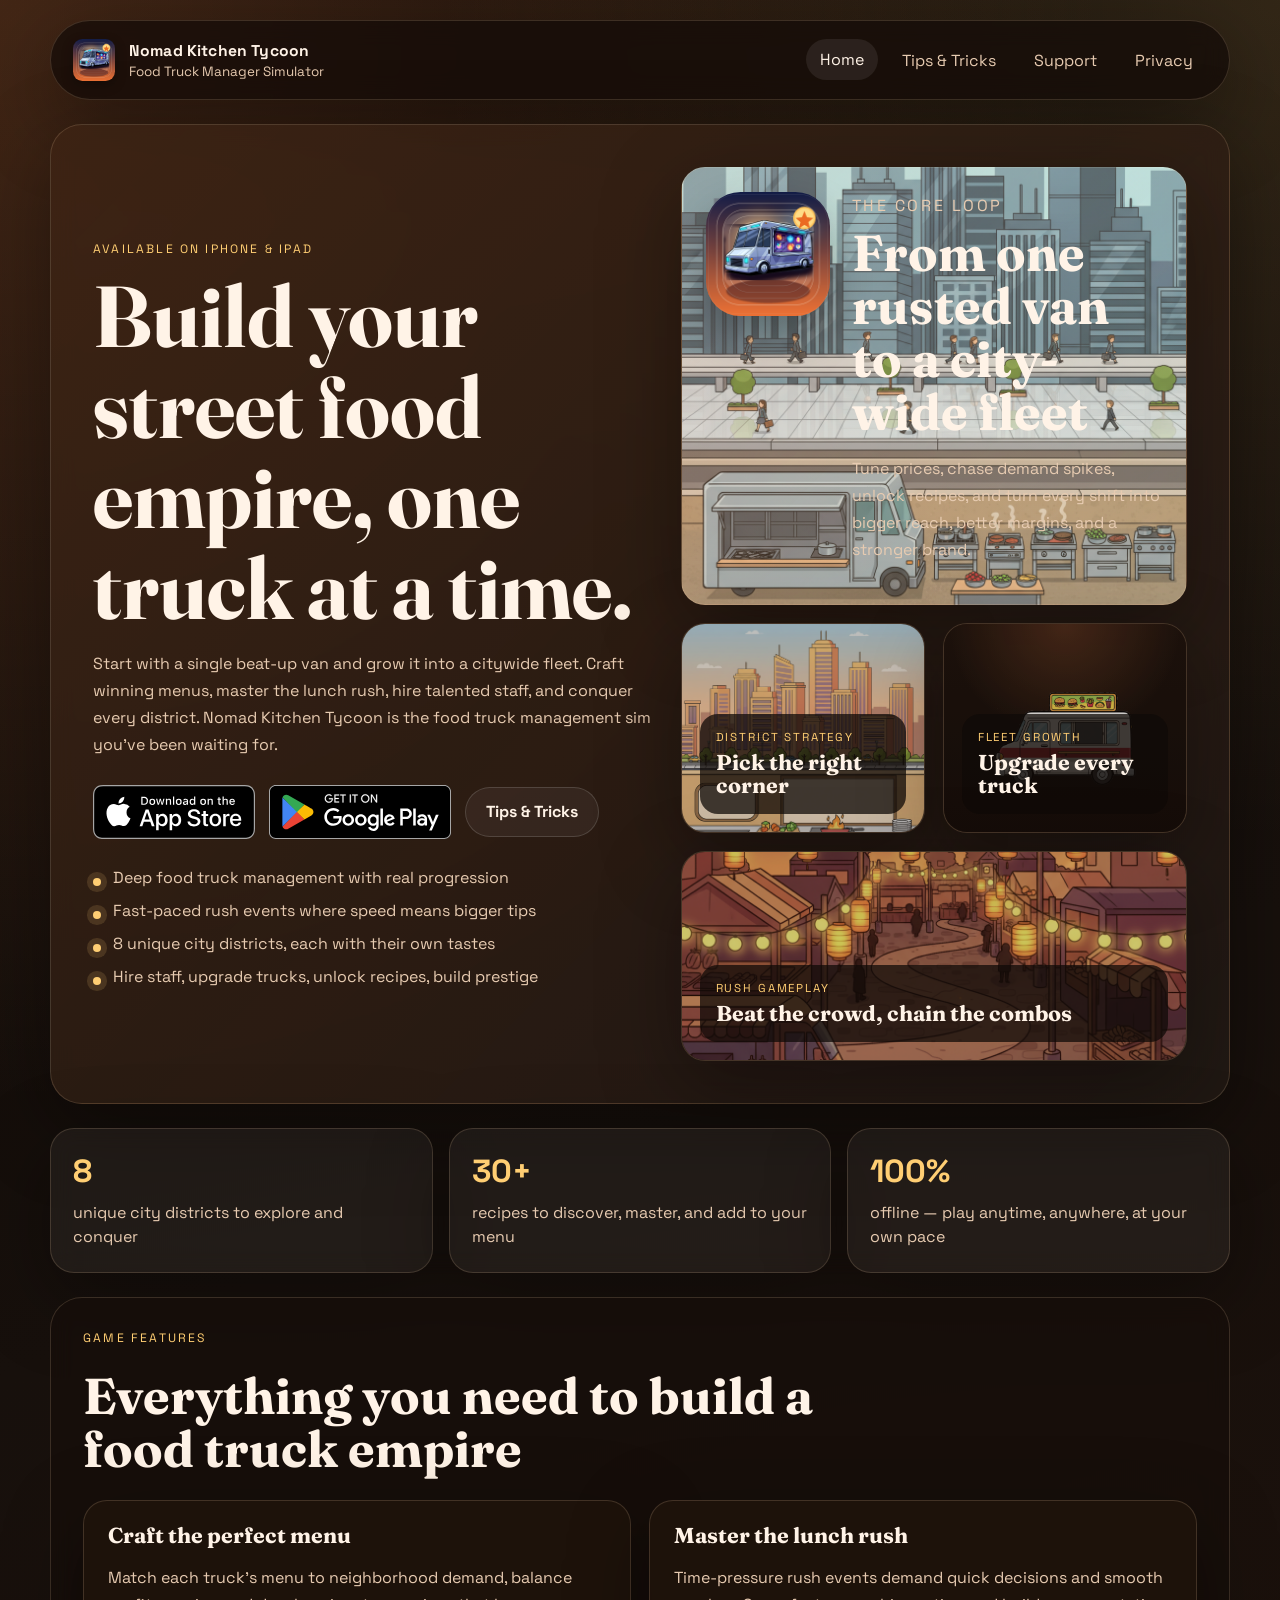
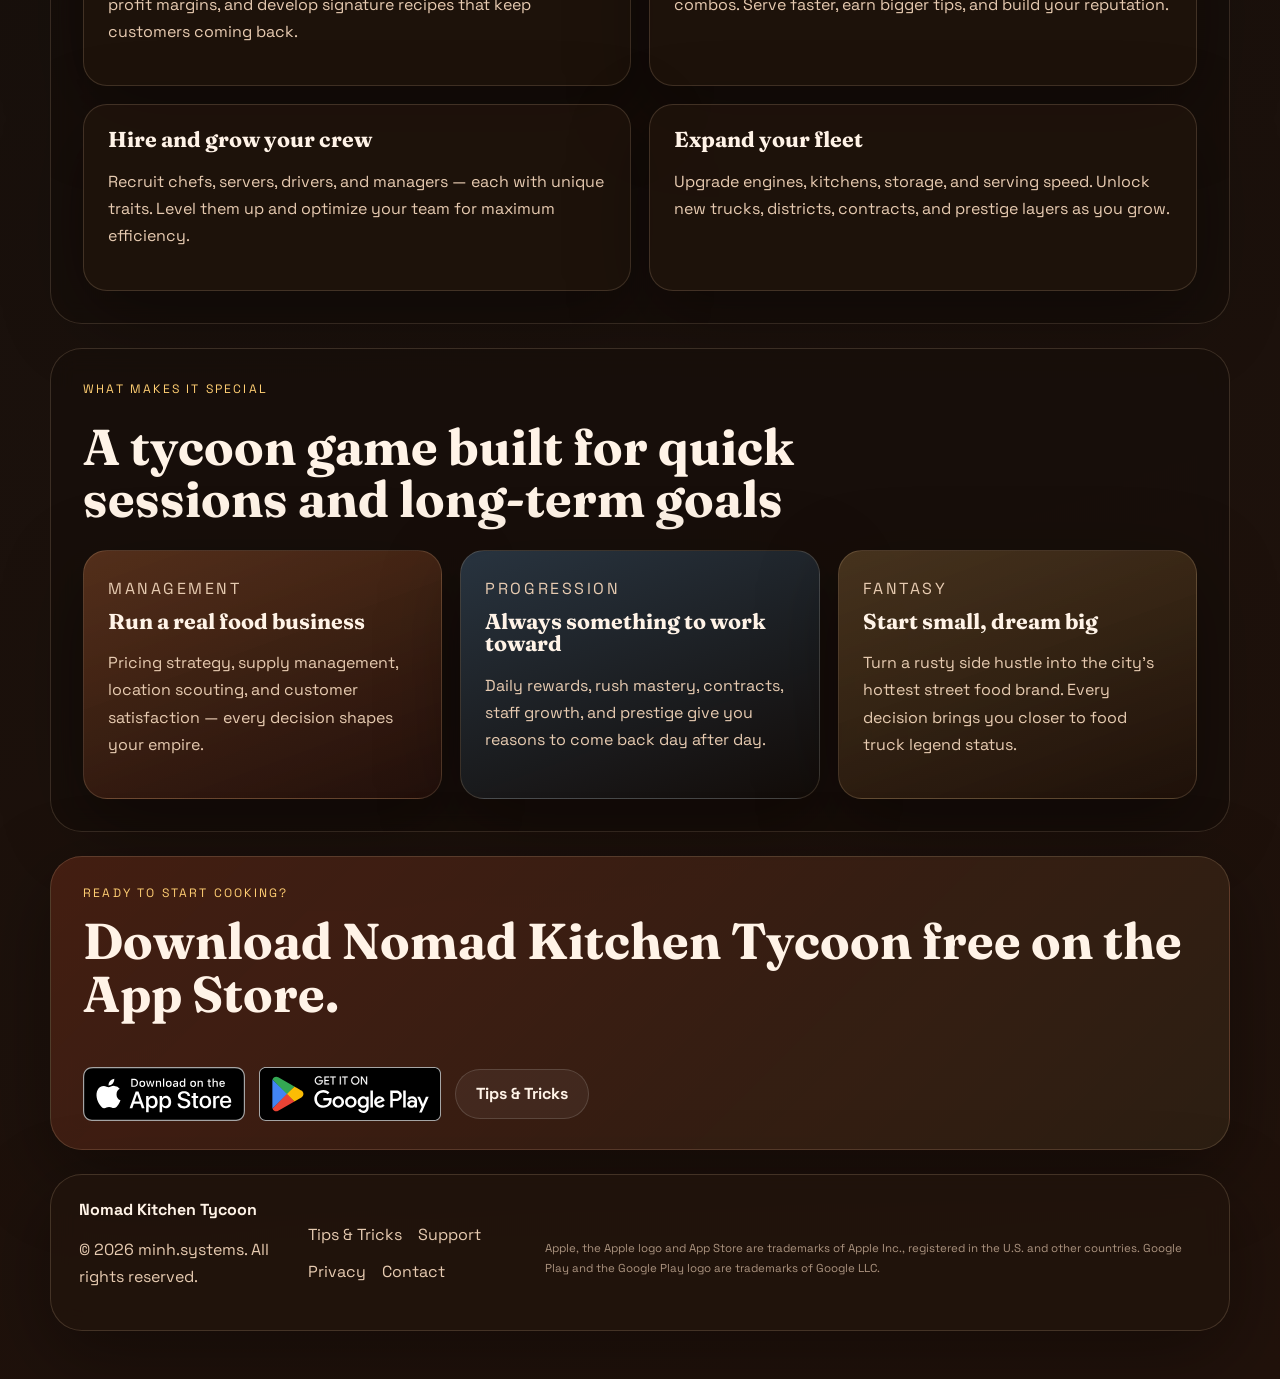
<file: index.html>
<!DOCTYPE html>
<html lang="en">
<head>
  <meta charset="UTF-8">
  <meta name="viewport" content="width=device-width, initial-scale=1.0">
  <title>Nomad Kitchen Tycoon — Food Truck Manager Simulator for iPhone &amp; iPad</title>
  <meta
    name="description"
    content="Build your street food empire from a single truck. Manage menus, hire staff, conquer city districts, and master the lunch rush in Nomad Kitchen Tycoon."
  >
  <meta property="og:title" content="Nomad Kitchen Tycoon — Food Truck Manager Simulator">
  <meta
    property="og:description"
    content="Build your street food empire from a single truck. Manage menus, hire staff, conquer city districts, and master the lunch rush."
  >
  <meta property="og:type" content="website">
  <meta property="og:url" content="https://minh.systems/NomadKitchenTycoon/">
  <meta property="og:image" content="assets/app-icon.png">
  <link rel="canonical" href="https://minh.systems/NomadKitchenTycoon/">
  <link rel="icon" href="assets/app-icon.png">
  <link rel="apple-touch-icon" href="assets/app-icon.png">
  <link rel="stylesheet" href="styles.css">
</head>
<body class="page-home">
  <div class="site-shell">
    <header class="site-header">
      <a class="brand" href="index.html" aria-label="Nomad Kitchen Tycoon home">
        <img class="brand-icon" src="assets/app-icon.png" alt="" width="42" height="42">
        <span class="brand-text">
          <strong>Nomad Kitchen Tycoon</strong>
          <span>Food Truck Manager Simulator</span>
        </span>
      </a>
      <nav class="site-nav" aria-label="Primary">
        <a href="index.html" aria-current="page">Home</a>
        <a href="tips.html">Tips &amp; Tricks</a>
        <a href="support.html">Support</a>
        <a href="privacy.html">Privacy</a>
      </nav>
    </header>

    <main>
      <section class="hero reveal">
        <div class="hero-copy">
          <p class="eyebrow">Available on iPhone &amp; iPad</p>
          <h1>Build your street food empire, one truck at a time.</h1>
          <p class="hero-text">
            Start with a single beat-up van and grow it into a citywide fleet.
            Craft winning menus, master the lunch rush, hire talented staff, and
            conquer every district. Nomad Kitchen Tycoon is the food truck
            management sim you've been waiting for.
          </p>
          <div class="hero-actions">
            <a class="appstore-badge" href="https://apps.apple.com/app/id6759504817" target="_blank" rel="noopener">
              <img src="assets/app-store-badge.svg" alt="Download on the App Store" height="54">
            </a>
            <a class="appstore-badge" href="https://play.google.com/store/apps/details?id=com.minhstudios.nomadkitchen&amp;hl=en" target="_blank" rel="noopener">
              <img src="assets/google-play-badge.svg" alt="Get it on Google Play" height="54">
            </a>
            <a class="button button-secondary" href="tips.html">Tips &amp; Tricks</a>
          </div>
          <ul class="hero-points" aria-label="Highlights">
            <li>Deep food truck management with real progression</li>
            <li>Fast-paced rush events where speed means bigger tips</li>
            <li>8 unique city districts, each with their own tastes</li>
            <li>Hire staff, upgrade trucks, unlock recipes, build prestige</li>
          </ul>
        </div>

        <div class="hero-stage">
          <div class="showcase-card skyline-card">
            <img class="app-icon" src="assets/app-icon.png" alt="Nomad Kitchen Tycoon app icon" width="124" height="124">
            <div class="showcase-meta">
              <p class="showcase-label">The Core Loop</p>
              <h2>From one rusted van to a city-wide fleet</h2>
              <p>
                Tune prices, chase demand spikes, unlock recipes, and turn every
                shift into bigger reach, better margins, and a stronger brand.
              </p>
            </div>
          </div>
          <div class="showcase-grid">
            <article class="showcase-card small-card bg-card">
              <img src="assets/bg-downtown.png" alt="Downtown district art" loading="lazy">
              <div>
                <p class="card-kicker">District Strategy</p>
                <h3>Pick the right corner</h3>
              </div>
            </article>
            <article class="showcase-card small-card truck-card">
              <img src="assets/truck-classic.png" alt="Classic food truck" loading="lazy">
              <div>
                <p class="card-kicker">Fleet Growth</p>
                <h3>Upgrade every truck</h3>
              </div>
            </article>
            <article class="showcase-card wide-card bg-card">
              <img src="assets/bg-night-market.png" alt="Night market district art" loading="lazy">
              <div>
                <p class="card-kicker">Rush Gameplay</p>
                <h3>Beat the crowd, chain the combos</h3>
              </div>
            </article>
          </div>
        </div>
      </section>

      <section class="value-strip reveal">
        <div class="value-pill">
          <span class="value-number">8</span>
          <span class="value-label">unique city districts to explore and conquer</span>
        </div>
        <div class="value-pill">
          <span class="value-number">30+</span>
          <span class="value-label">recipes to discover, master, and add to your menu</span>
        </div>
        <div class="value-pill">
          <span class="value-number">100%</span>
          <span class="value-label">offline — play anytime, anywhere, at your own pace</span>
        </div>
      </section>

      <section class="section reveal">
        <div class="section-heading">
          <p class="eyebrow">Game Features</p>
          <h2>Everything you need to build a food truck empire</h2>
        </div>
        <div class="feature-grid">
          <article class="feature-card">
            <h3>Craft the perfect menu</h3>
            <p>
              Match each truck's menu to neighborhood demand, balance profit margins,
              and develop signature recipes that keep customers coming back.
            </p>
          </article>
          <article class="feature-card">
            <h3>Master the lunch rush</h3>
            <p>
              Time-pressure rush events demand quick decisions and smooth combos.
              Serve faster, earn bigger tips, and build your reputation.
            </p>
          </article>
          <article class="feature-card">
            <h3>Hire and grow your crew</h3>
            <p>
              Recruit chefs, servers, drivers, and managers — each with unique traits.
              Level them up and optimize your team for maximum efficiency.
            </p>
          </article>
          <article class="feature-card">
            <h3>Expand your fleet</h3>
            <p>
              Upgrade engines, kitchens, storage, and serving speed. Unlock new trucks,
              districts, contracts, and prestige layers as you grow.
            </p>
          </article>
        </div>
      </section>

      <section class="section reveal">
        <div class="section-heading">
          <p class="eyebrow">What Makes It Special</p>
          <h2>A tycoon game built for quick sessions and long-term goals</h2>
        </div>
        <div class="story-grid">
          <article class="story-card accent-warm">
            <p class="card-kicker">Management</p>
            <h3>Run a real food business</h3>
            <p>
              Pricing strategy, supply management, location scouting, and customer
              satisfaction — every decision shapes your empire.
            </p>
          </article>
          <article class="story-card accent-ink">
            <p class="card-kicker">Progression</p>
            <h3>Always something to work toward</h3>
            <p>
              Daily rewards, rush mastery, contracts, staff growth, and prestige
              give you reasons to come back day after day.
            </p>
          </article>
          <article class="story-card accent-gold">
            <p class="card-kicker">Fantasy</p>
            <h3>Start small, dream big</h3>
            <p>
              Turn a rusty side hustle into the city's hottest street food brand.
              Every decision brings you closer to food truck legend status.
            </p>
          </article>
        </div>
      </section>

      <section class="cta-band reveal">
        <div>
          <p class="eyebrow">Ready to start cooking?</p>
          <h2>Download Nomad Kitchen Tycoon free on the App Store.</h2>
        </div>
        <div class="cta-actions">
          <a class="appstore-badge" href="https://apps.apple.com/app/id6759504817" target="_blank" rel="noopener">
            <img src="assets/app-store-badge.svg" alt="Download on the App Store" height="54">
          </a>
          <a class="appstore-badge" href="https://play.google.com/store/apps/details?id=com.minhstudios.nomadkitchen&amp;hl=en" target="_blank" rel="noopener">
            <img src="assets/google-play-badge.svg" alt="Get it on Google Play" height="54">
          </a>
          <a class="button button-secondary" href="tips.html">Tips &amp; Tricks</a>
        </div>
      </section>
    </main>

    <footer class="site-footer">
      <div>
        <strong>Nomad Kitchen Tycoon</strong>
        <p>&copy; 2026 minh.systems. All rights reserved.</p>
      </div>
      <div class="footer-links">
        <a href="tips.html">Tips &amp; Tricks</a>
        <a href="support.html">Support</a>
        <a href="privacy.html">Privacy</a>
        <a href="mailto:mip@gmx.biz">Contact</a>
      </div>
    <p style="font-size:.72rem;opacity:.7;margin:.75rem 0 0">Apple, the Apple logo and App Store are trademarks of Apple Inc., registered in the U.S. and other countries. Google Play and the Google Play logo are trademarks of Google LLC.</p></footer>
  </div>
</body>
</html>
</file>
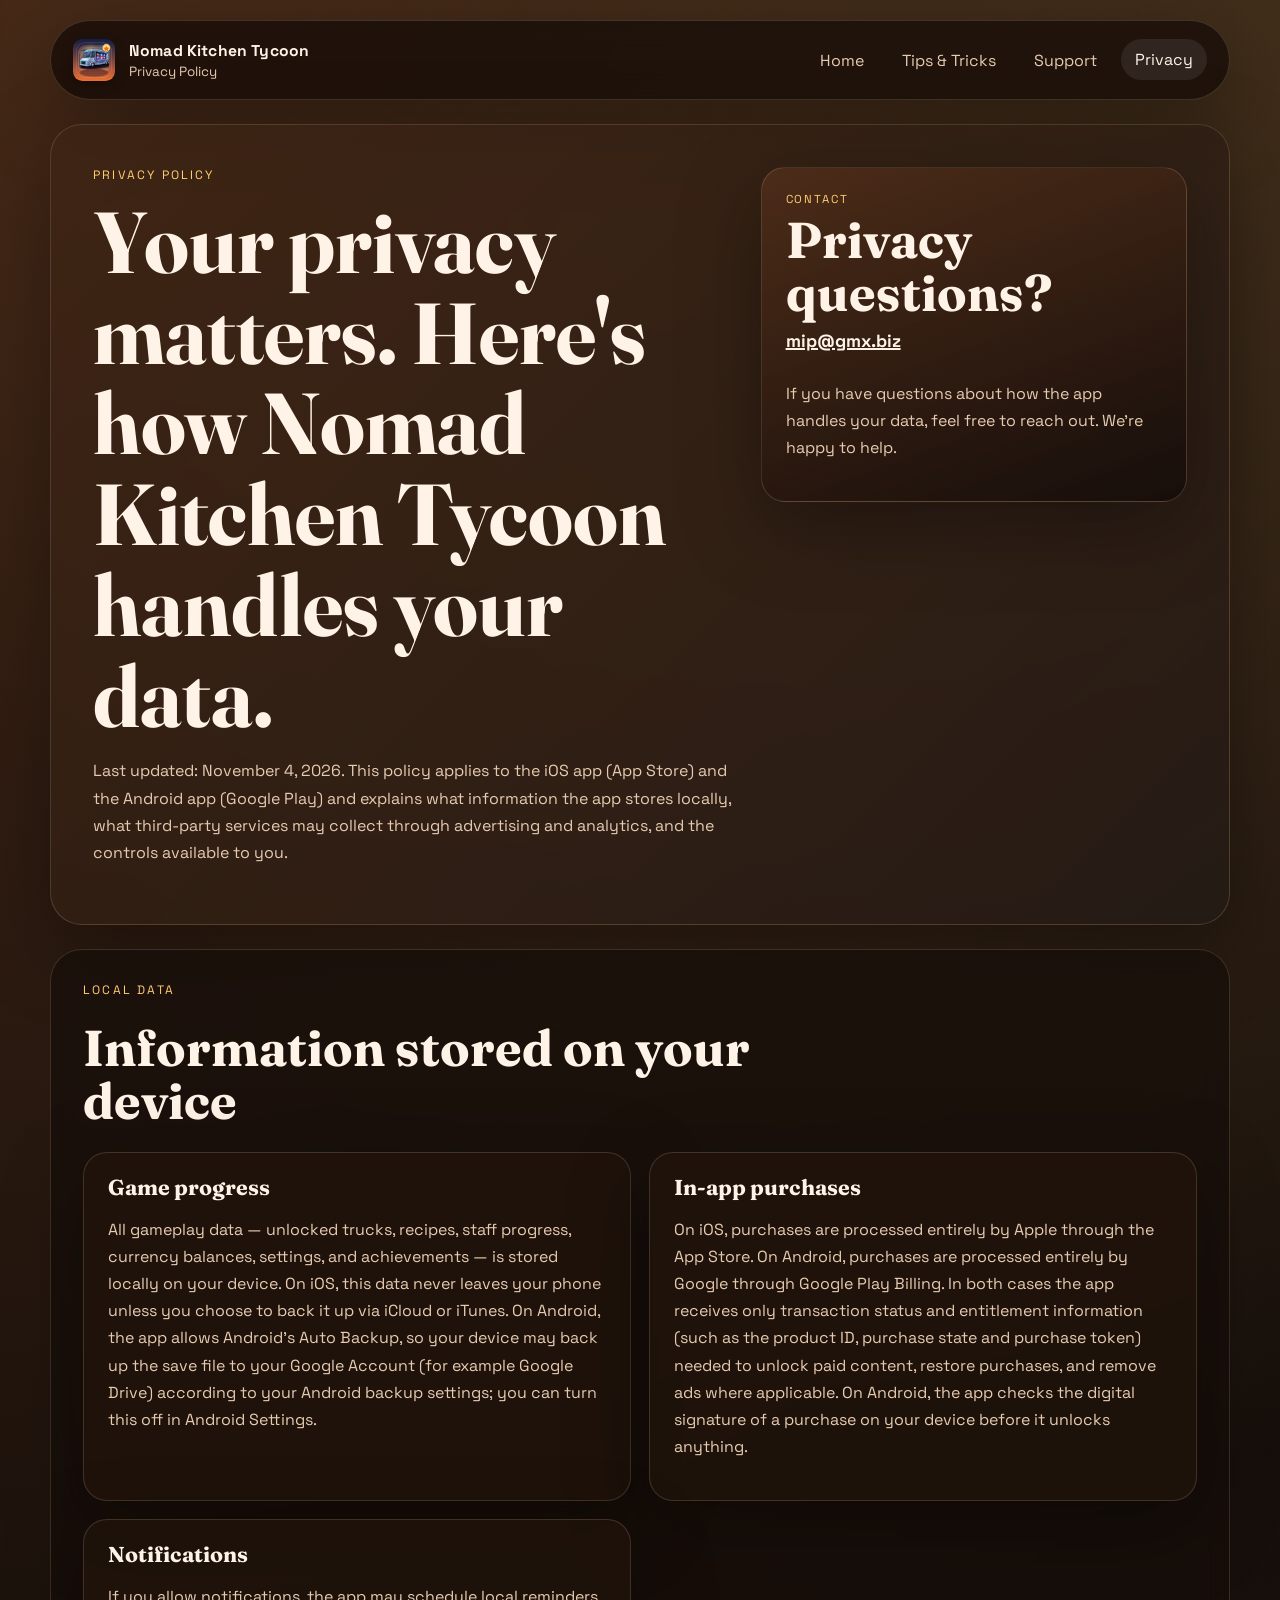
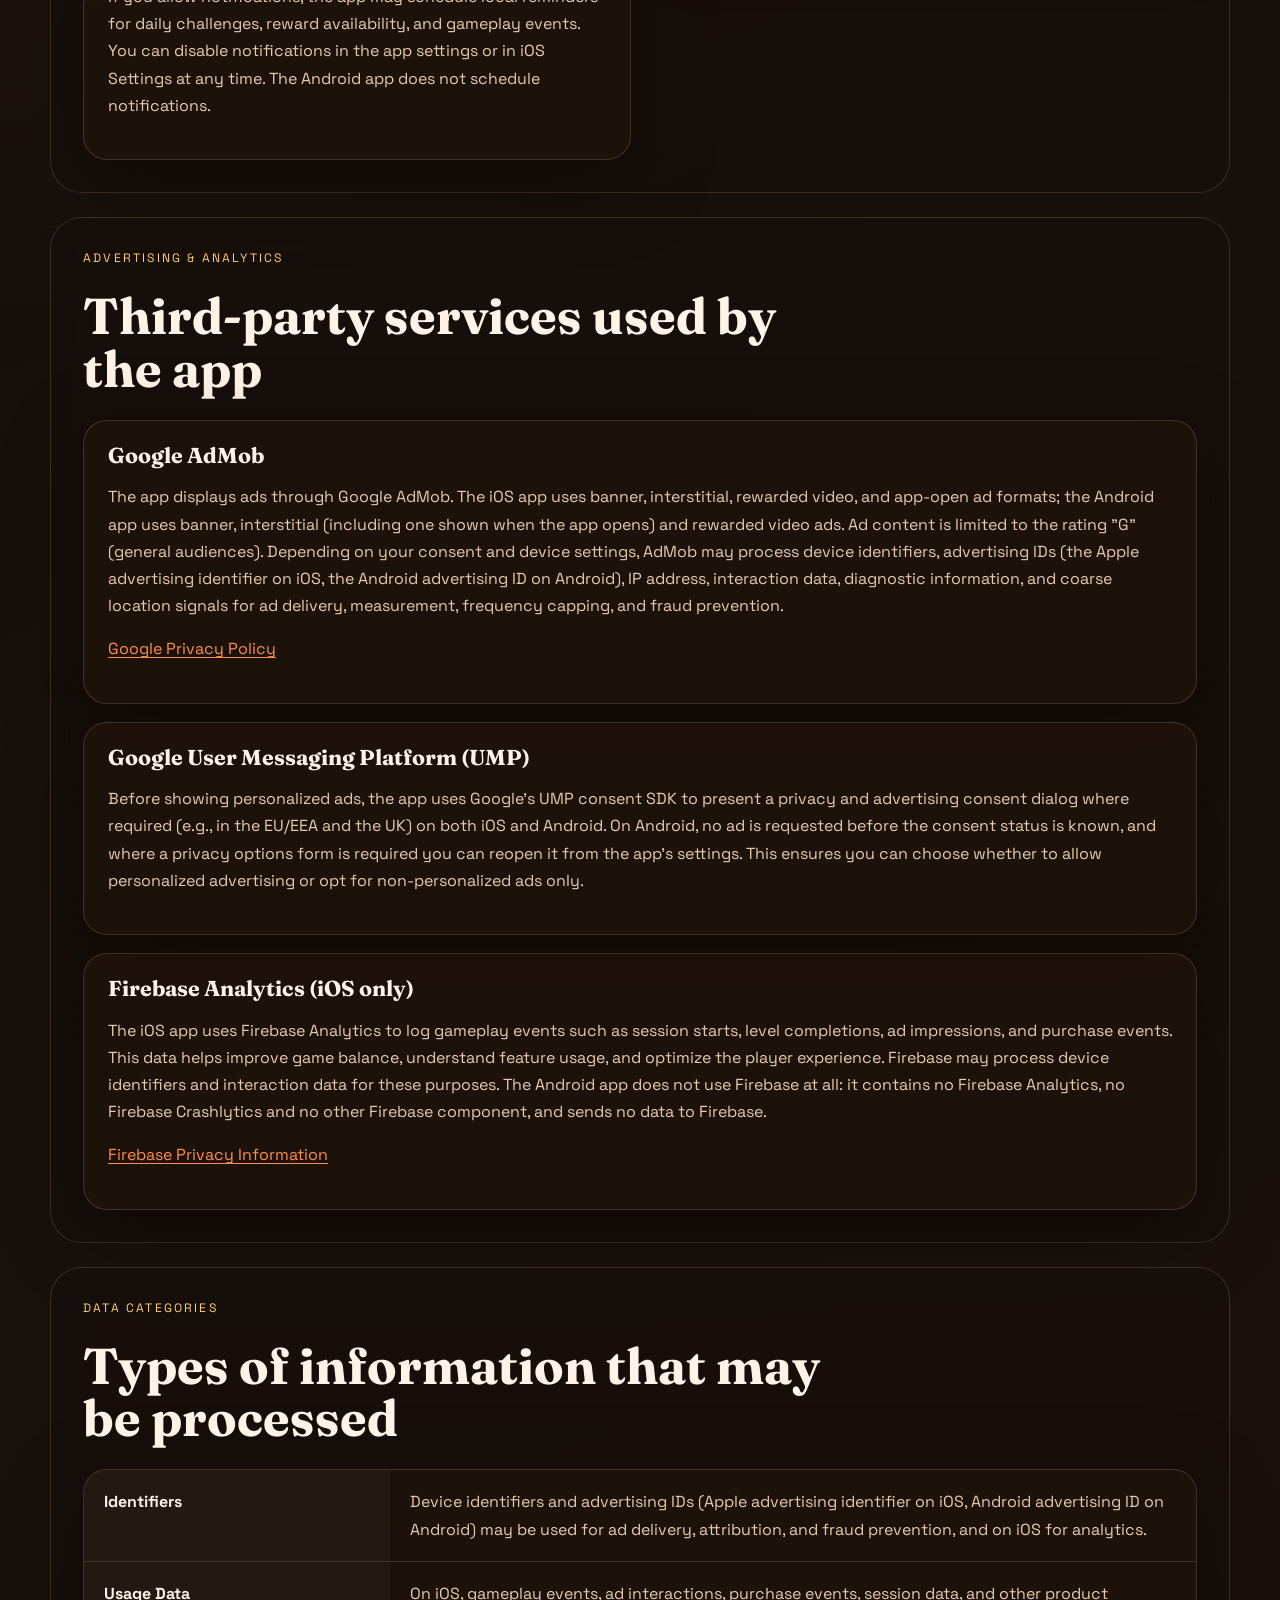
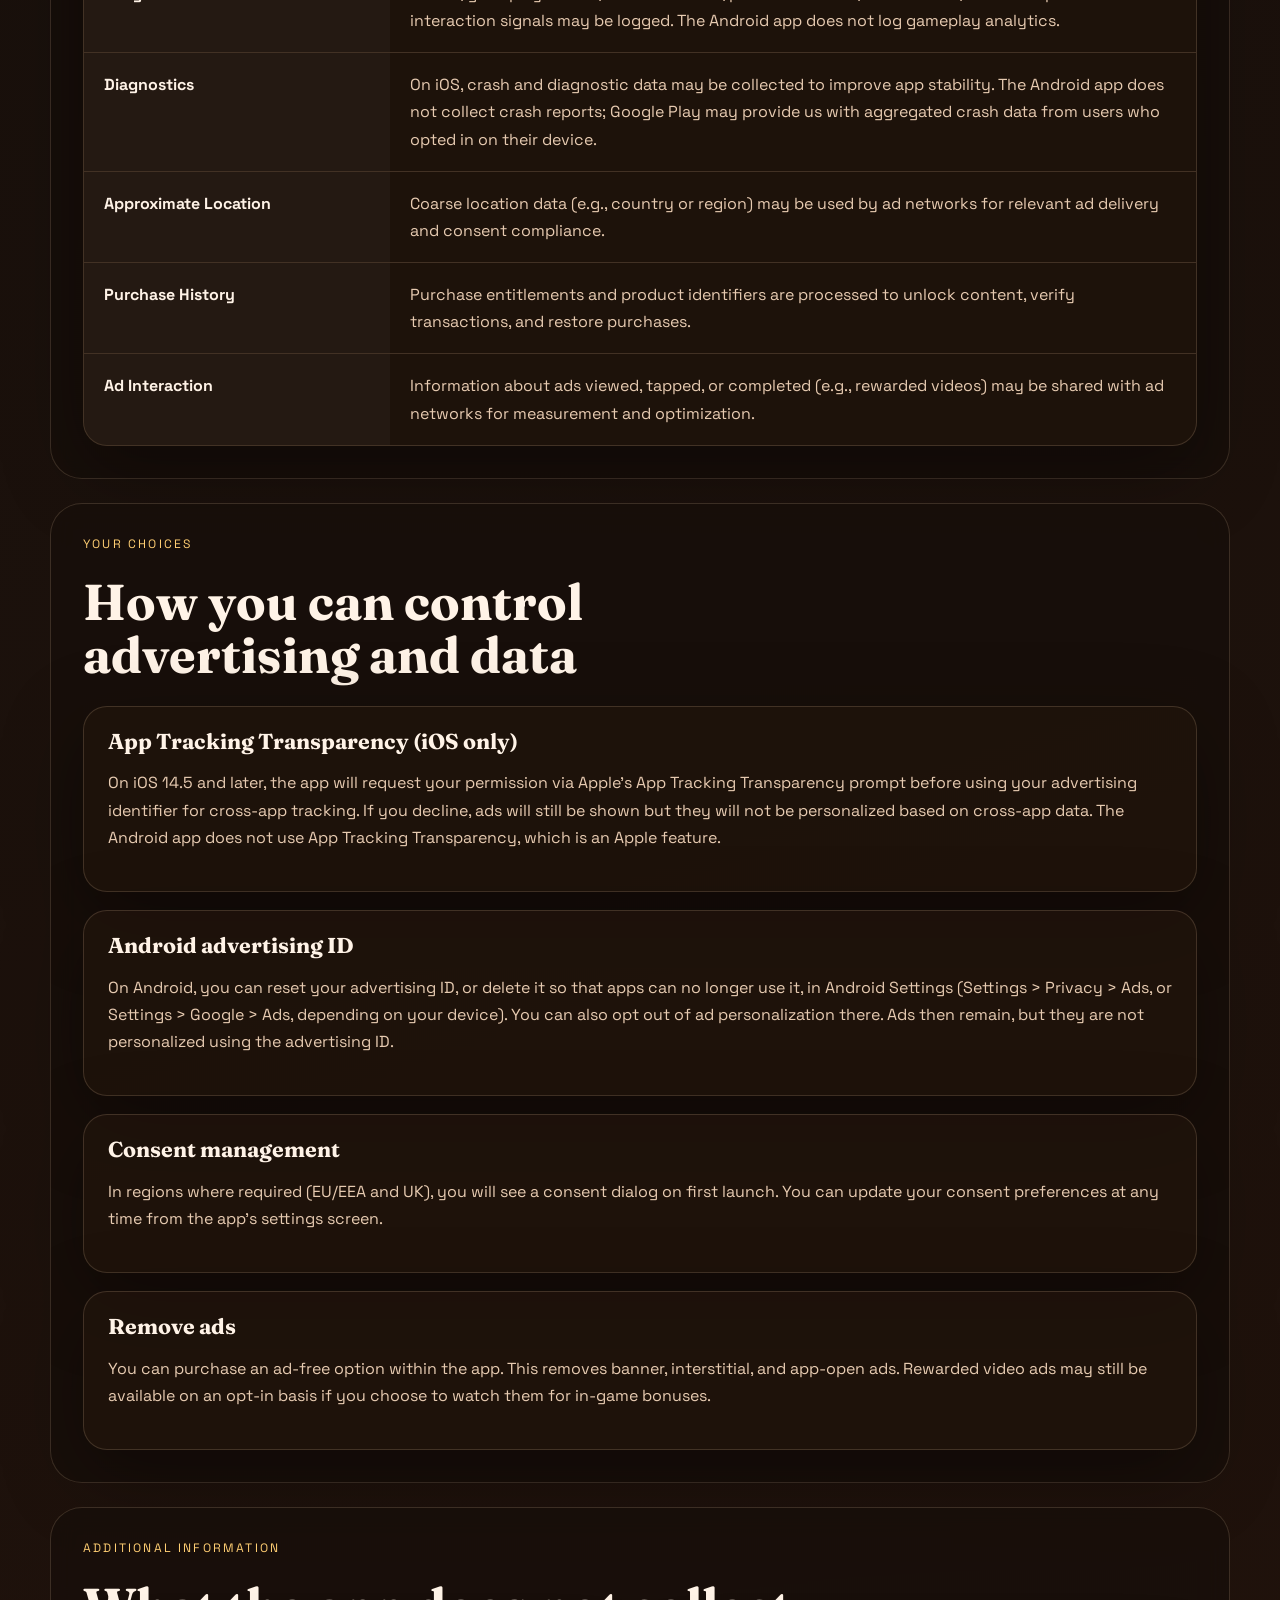
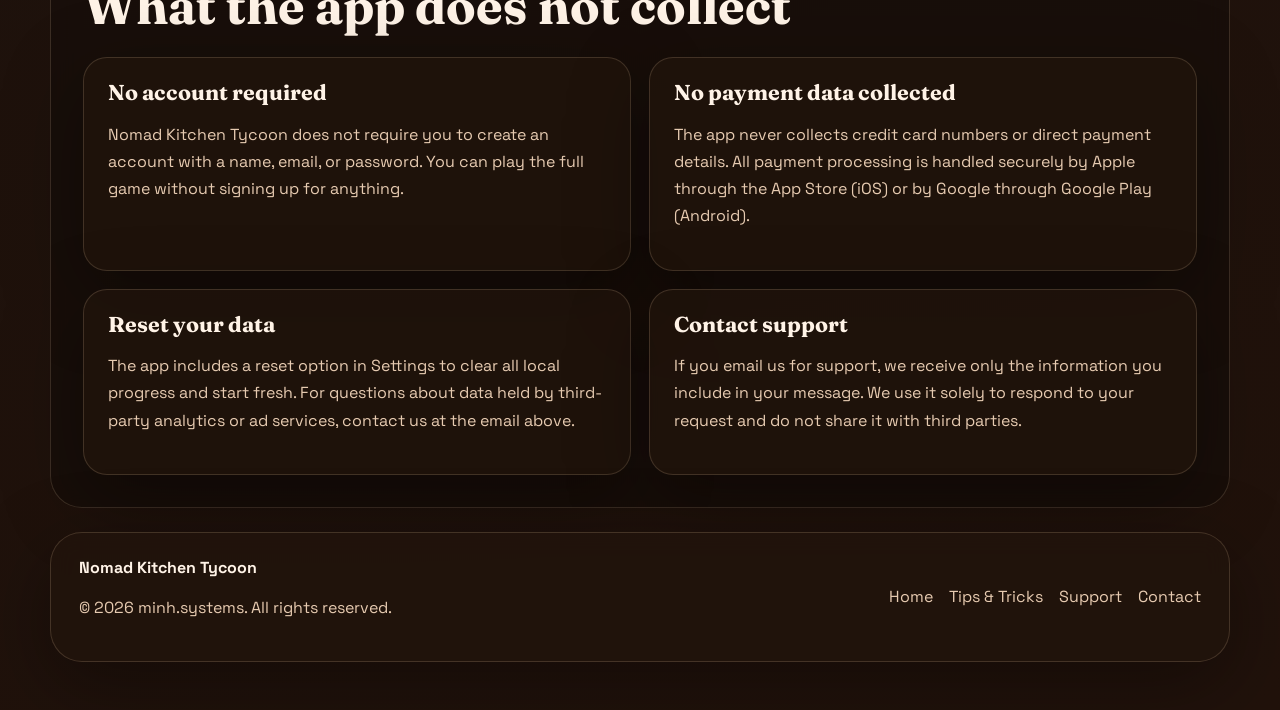
<file: privacy.html>
<!DOCTYPE html>
<html lang="en">
<head>
  <meta charset="UTF-8">
  <meta name="viewport" content="width=device-width, initial-scale=1.0">
  <title>Privacy Policy — Nomad Kitchen Tycoon</title>
  <meta
    name="description"
    content="Privacy Policy for Nomad Kitchen Tycoon. Learn how the iOS and Android apps handle local save data, advertising, analytics, in-app purchases, and your privacy choices."
  >
  <meta property="og:title" content="Privacy Policy — Nomad Kitchen Tycoon">
  <meta
    property="og:description"
    content="Privacy details for Nomad Kitchen Tycoon including data storage, advertising, analytics, purchases, and player controls."
  >
  <meta property="og:type" content="website">
  <meta property="og:url" content="https://minh.systems/NomadKitchenTycoon/privacy.html">
  <meta property="og:image" content="assets/app-icon.png">
  <link rel="canonical" href="https://minh.systems/NomadKitchenTycoon/privacy.html">
  <link rel="icon" href="assets/app-icon.png">
  <link rel="apple-touch-icon" href="assets/app-icon.png">
  <link rel="stylesheet" href="styles.css">
</head>
<body class="page-privacy">
  <div class="site-shell">
    <header class="site-header">
      <a class="brand" href="index.html" aria-label="Nomad Kitchen Tycoon home">
        <img class="brand-icon" src="assets/app-icon.png" alt="" width="42" height="42">
        <span class="brand-text">
          <strong>Nomad Kitchen Tycoon</strong>
          <span>Privacy Policy</span>
        </span>
      </a>
      <nav class="site-nav" aria-label="Primary">
        <a href="index.html">Home</a>
        <a href="tips.html">Tips &amp; Tricks</a>
        <a href="support.html">Support</a>
        <a href="privacy.html" aria-current="page">Privacy</a>
      </nav>
    </header>

    <main>
      <section class="subpage-hero reveal">
        <div>
          <p class="eyebrow">Privacy Policy</p>
          <h1>Your privacy matters. Here's how Nomad Kitchen Tycoon handles your data.</h1>
          <p class="hero-text">
            Last updated: November 4, 2026. This policy applies to the iOS app (App Store)
            and the Android app (Google Play) and explains what information the
            app stores locally, what third-party services may collect through
            advertising and analytics, and the controls available to you.
          </p>
        </div>
        <aside class="support-panel">
          <p class="card-kicker">Contact</p>
          <h2>Privacy questions?</h2>
          <a class="support-email" href="mailto:mip@gmx.biz">mip@gmx.biz</a>
          <p class="support-note">
            If you have questions about how the app handles your data, feel free to
            reach out. We're happy to help.
          </p>
        </aside>
      </section>

      <section class="section reveal">
        <div class="section-heading">
          <p class="eyebrow">Local Data</p>
          <h2>Information stored on your device</h2>
        </div>
        <div class="policy-grid">
          <article class="policy-card">
            <h3>Game progress</h3>
            <p>
              All gameplay data — unlocked trucks, recipes, staff progress, currency
              balances, settings, and achievements — is stored locally on your device.
              On iOS, this data never leaves your phone unless you choose to back it up via
              iCloud or iTunes. On Android, the app allows Android's Auto Backup, so your
              device may back up the save file to your Google Account (for example Google
              Drive) according to your Android backup settings; you can turn this off in
              Android Settings.
            </p>
          </article>
          <article class="policy-card">
            <h3>In-app purchases</h3>
            <p>
              On iOS, purchases are processed entirely by Apple through the App Store.
              On Android, purchases are processed entirely by Google through Google Play
              Billing. In both cases the app receives only transaction status and
              entitlement information (such as the product ID, purchase state and
              purchase token) needed to unlock paid content, restore purchases, and
              remove ads where applicable. On Android, the app checks the digital
              signature of a purchase on your device before it unlocks anything.
            </p>
          </article>
          <article class="policy-card">
            <h3>Notifications</h3>
            <p>
              If you allow notifications, the app may schedule local reminders for
              daily challenges, reward availability, and gameplay events. You can
              disable notifications in the app settings or in iOS Settings at any time.
              The Android app does not schedule notifications.
            </p>
          </article>
        </div>
      </section>

      <section class="section reveal">
        <div class="section-heading">
          <p class="eyebrow">Advertising &amp; Analytics</p>
          <h2>Third-party services used by the app</h2>
        </div>
        <div class="policy-stack">
          <article class="feature-card">
            <h3>Google AdMob</h3>
            <p>
              The app displays ads through Google AdMob. The iOS app uses banner,
              interstitial, rewarded video, and app-open ad formats; the Android app uses
              banner, interstitial (including one shown when the app opens) and rewarded
              video ads. Ad content is limited to the rating "G" (general audiences).
              Depending on your consent and device settings, AdMob may process device
              identifiers, advertising IDs (the Apple advertising identifier on iOS, the
              Android advertising ID on Android), IP address, interaction data,
              diagnostic information, and coarse location signals for ad delivery,
              measurement, frequency capping, and fraud prevention.
            </p>
            <p class="policy-link">
              <a href="https://policies.google.com/privacy" target="_blank" rel="noopener">Google Privacy Policy</a>
            </p>
          </article>
          <article class="feature-card">
            <h3>Google User Messaging Platform (UMP)</h3>
            <p>
              Before showing personalized ads, the app uses Google's UMP consent SDK
              to present a privacy and advertising consent dialog where required
              (e.g., in the EU/EEA and the UK) on both iOS and Android. On Android,
              no ad is requested before the consent status is known, and where a
              privacy options form is required you can reopen it from the app's
              settings. This ensures you can choose whether to allow
              personalized advertising or opt for non-personalized ads only.
            </p>
          </article>
          <article class="feature-card">
            <h3>Firebase Analytics (iOS only)</h3>
            <p>
              The iOS app uses Firebase Analytics to log gameplay events such as
              session starts, level completions, ad impressions, and purchase events.
              This data helps improve game balance, understand feature usage, and
              optimize the player experience. Firebase may process device identifiers
              and interaction data for these purposes. The Android app does not use
              Firebase at all: it contains no Firebase Analytics, no Firebase
              Crashlytics and no other Firebase component, and sends no data to
              Firebase.
            </p>
            <p class="policy-link">
              <a href="https://firebase.google.com/support/privacy" target="_blank" rel="noopener">Firebase Privacy Information</a>
            </p>
          </article>
        </div>
      </section>

      <section class="section reveal">
        <div class="section-heading">
          <p class="eyebrow">Data Categories</p>
          <h2>Types of information that may be processed</h2>
        </div>
        <div class="table-like">
          <div class="table-row">
            <div class="table-cell table-heading">Identifiers</div>
            <div class="table-cell">Device identifiers and advertising IDs (Apple advertising identifier on iOS, Android advertising ID on Android) may be used for ad delivery, attribution, and fraud prevention, and on iOS for analytics.</div>
          </div>
          <div class="table-row">
            <div class="table-cell table-heading">Usage Data</div>
            <div class="table-cell">On iOS, gameplay events, ad interactions, purchase events, session data, and other product interaction signals may be logged. The Android app does not log gameplay analytics.</div>
          </div>
          <div class="table-row">
            <div class="table-cell table-heading">Diagnostics</div>
            <div class="table-cell">On iOS, crash and diagnostic data may be collected to improve app stability. The Android app does not collect crash reports; Google Play may provide us with aggregated crash data from users who opted in on their device.</div>
          </div>
          <div class="table-row">
            <div class="table-cell table-heading">Approximate Location</div>
            <div class="table-cell">Coarse location data (e.g., country or region) may be used by ad networks for relevant ad delivery and consent compliance.</div>
          </div>
          <div class="table-row">
            <div class="table-cell table-heading">Purchase History</div>
            <div class="table-cell">Purchase entitlements and product identifiers are processed to unlock content, verify transactions, and restore purchases.</div>
          </div>
          <div class="table-row">
            <div class="table-cell table-heading">Ad Interaction</div>
            <div class="table-cell">Information about ads viewed, tapped, or completed (e.g., rewarded videos) may be shared with ad networks for measurement and optimization.</div>
          </div>
        </div>
      </section>

      <section class="section reveal">
        <div class="section-heading">
          <p class="eyebrow">Your Choices</p>
          <h2>How you can control advertising and data</h2>
        </div>
        <div class="policy-stack">
          <article class="feature-card">
            <h3>App Tracking Transparency (iOS only)</h3>
            <p>
              On iOS 14.5 and later, the app will request your permission via Apple's
              App Tracking Transparency prompt before using your advertising identifier
              for cross-app tracking. If you decline, ads will still be shown but they
              will not be personalized based on cross-app data. The Android app
              does not use App Tracking Transparency, which is an Apple feature.
            </p>
          </article>
          <article class="feature-card">
            <h3>Android advertising ID</h3>
            <p>
              On Android, you can reset your advertising ID, or delete it so that apps
              can no longer use it, in Android Settings (Settings &gt; Privacy &gt; Ads,
              or Settings &gt; Google &gt; Ads, depending on your device). You can also
              opt out of ad personalization there. Ads then remain, but they are not
              personalized using the advertising ID.
            </p>
          </article>
          <article class="feature-card">
            <h3>Consent management</h3>
            <p>
              In regions where required (EU/EEA and UK), you will see a consent dialog on
              first launch. You can update your consent preferences at any time from
              the app's settings screen.
            </p>
          </article>
          <article class="feature-card">
            <h3>Remove ads</h3>
            <p>
              You can purchase an ad-free option within the app. This removes banner,
              interstitial, and app-open ads. Rewarded video ads may still be available
              on an opt-in basis if you choose to watch them for in-game bonuses.
            </p>
          </article>
        </div>
      </section>

      <section class="section reveal">
        <div class="section-heading">
          <p class="eyebrow">Additional Information</p>
          <h2>What the app does not collect</h2>
        </div>
        <div class="policy-grid">
          <article class="policy-card">
            <h3>No account required</h3>
            <p>
              Nomad Kitchen Tycoon does not require you to create an account
              with a name, email, or password. You can play the full game without
              signing up for anything.
            </p>
          </article>
          <article class="policy-card">
            <h3>No payment data collected</h3>
            <p>
              The app never collects credit card numbers or direct payment details.
              All payment processing is handled securely by Apple through the
              App Store (iOS) or by Google through Google Play (Android).
            </p>
          </article>
          <article class="policy-card">
            <h3>Reset your data</h3>
            <p>
              The app includes a reset option in Settings to clear all local progress
              and start fresh. For questions about data held by third-party analytics
              or ad services, contact us at the email above.
            </p>
          </article>
          <article class="policy-card">
            <h3>Contact support</h3>
            <p>
              If you email us for support, we receive only the information you include
              in your message. We use it solely to respond to your request and do not
              share it with third parties.
            </p>
          </article>
        </div>
      </section>
    </main>

    <footer class="site-footer">
      <div>
        <strong>Nomad Kitchen Tycoon</strong>
        <p>&copy; 2026 minh.systems. All rights reserved.</p>
      </div>
      <div class="footer-links">
        <a href="index.html">Home</a>
        <a href="tips.html">Tips &amp; Tricks</a>
        <a href="support.html">Support</a>
        <a href="mailto:mip@gmx.biz">Contact</a>
      </div>
    </footer>
  </div>
</body>
</html>
</file>
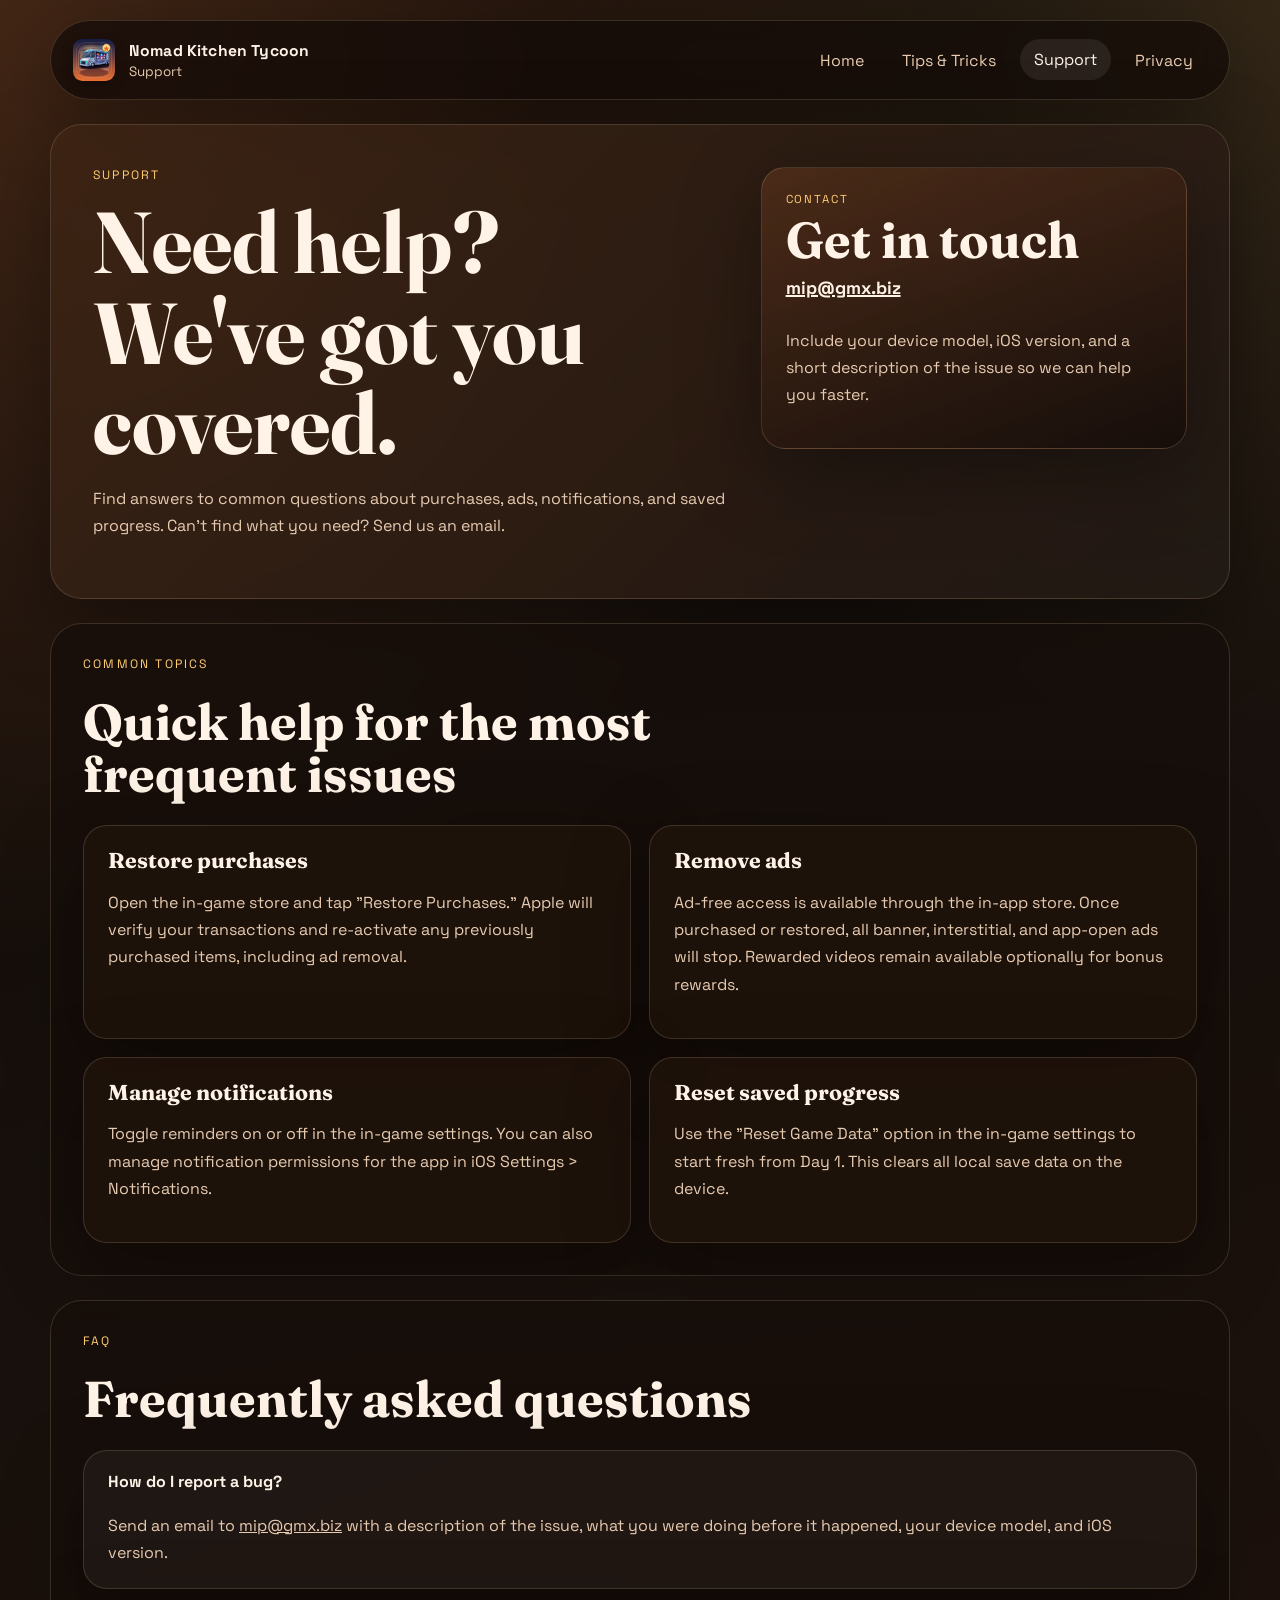
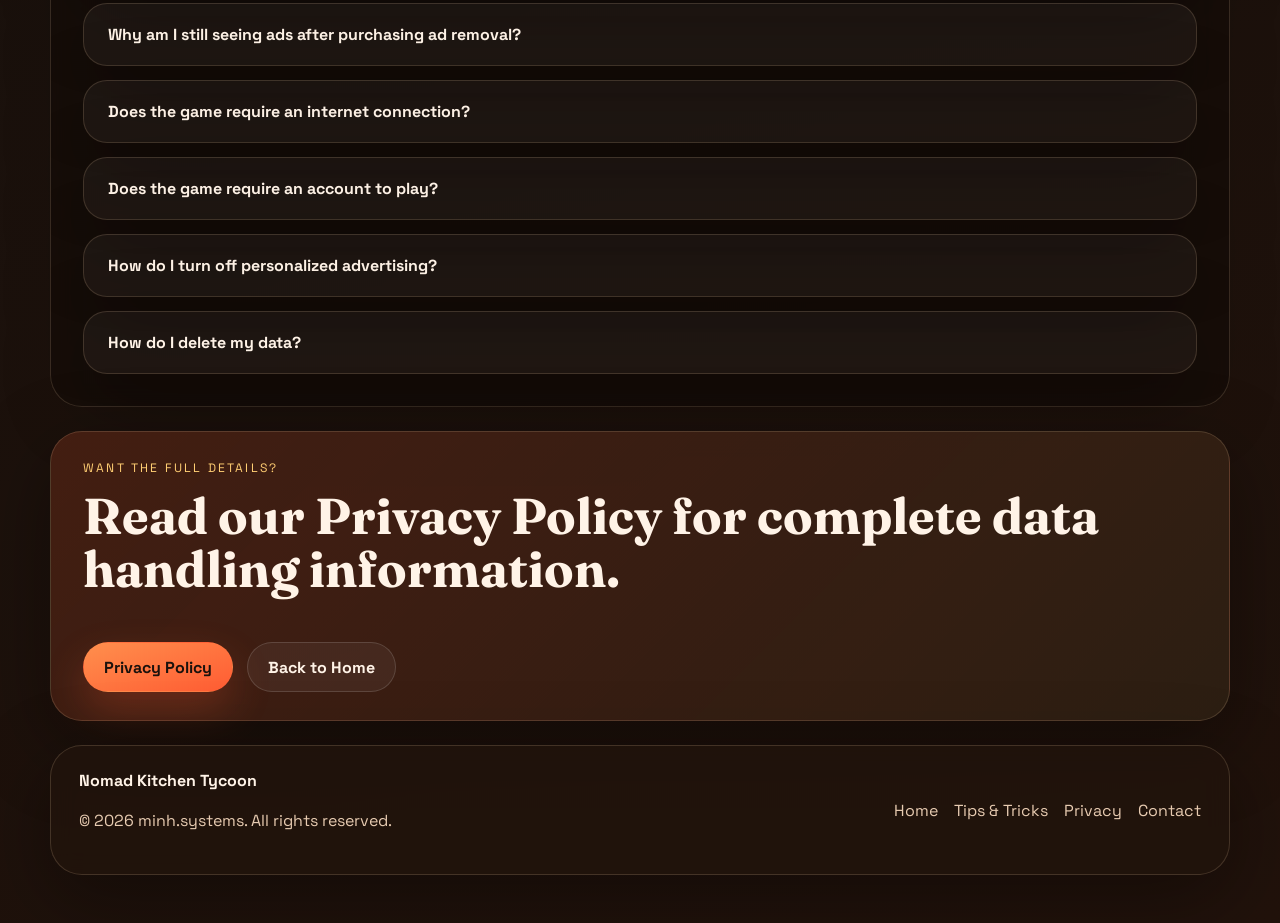
<file: support.html>
<!DOCTYPE html>
<html lang="en">
<head>
  <meta charset="UTF-8">
  <meta name="viewport" content="width=device-width, initial-scale=1.0">
  <title>Support — Nomad Kitchen Tycoon</title>
  <meta
    name="description"
    content="Get help with Nomad Kitchen Tycoon — purchase recovery, ad settings, notifications, save data, and more."
  >
  <meta property="og:title" content="Support — Nomad Kitchen Tycoon">
  <meta
    property="og:description"
    content="Player support for Nomad Kitchen Tycoon: purchases, ads, save data, notifications, and contact details."
  >
  <meta property="og:type" content="website">
  <meta property="og:url" content="https://minh.systems/NomadKitchenTycoon/support.html">
  <meta property="og:image" content="assets/app-icon.png">
  <link rel="canonical" href="https://minh.systems/NomadKitchenTycoon/support.html">
  <link rel="icon" href="assets/app-icon.png">
  <link rel="apple-touch-icon" href="assets/app-icon.png">
  <link rel="stylesheet" href="styles.css">
</head>
<body class="page-support">
  <div class="site-shell">
    <header class="site-header">
      <a class="brand" href="index.html" aria-label="Nomad Kitchen Tycoon home">
        <img class="brand-icon" src="assets/app-icon.png" alt="" width="42" height="42">
        <span class="brand-text">
          <strong>Nomad Kitchen Tycoon</strong>
          <span>Support</span>
        </span>
      </a>
      <nav class="site-nav" aria-label="Primary">
        <a href="index.html">Home</a>
        <a href="tips.html">Tips &amp; Tricks</a>
        <a href="support.html" aria-current="page">Support</a>
        <a href="privacy.html">Privacy</a>
      </nav>
    </header>

    <main>
      <section class="subpage-hero reveal">
        <div>
          <p class="eyebrow">Support</p>
          <h1>Need help? We've got you covered.</h1>
          <p class="hero-text">
            Find answers to common questions about purchases, ads, notifications,
            and saved progress. Can't find what you need? Send us an email.
          </p>
        </div>
        <aside class="support-panel">
          <p class="card-kicker">Contact</p>
          <h2>Get in touch</h2>
          <a class="support-email" href="mailto:mip@gmx.biz">mip@gmx.biz</a>
          <p class="support-note">
            Include your device model, iOS version, and a short description of
            the issue so we can help you faster.
          </p>
        </aside>
      </section>

      <section class="section reveal">
        <div class="section-heading">
          <p class="eyebrow">Common Topics</p>
          <h2>Quick help for the most frequent issues</h2>
        </div>
        <div class="support-grid">
          <article class="feature-card">
            <h3>Restore purchases</h3>
            <p>
              Open the in-game store and tap "Restore Purchases." Apple will verify
              your transactions and re-activate any previously purchased items,
              including ad removal.
            </p>
          </article>
          <article class="feature-card">
            <h3>Remove ads</h3>
            <p>
              Ad-free access is available through the in-app store. Once purchased
              or restored, all banner, interstitial, and app-open ads will stop.
              Rewarded videos remain available optionally for bonus rewards.
            </p>
          </article>
          <article class="feature-card">
            <h3>Manage notifications</h3>
            <p>
              Toggle reminders on or off in the in-game settings. You can also manage
              notification permissions for the app in iOS Settings &gt; Notifications.
            </p>
          </article>
          <article class="feature-card">
            <h3>Reset saved progress</h3>
            <p>
              Use the "Reset Game Data" option in the in-game settings to start
              fresh from Day 1. This clears all local save data on the device.
            </p>
          </article>
        </div>
      </section>

      <section class="section reveal">
        <div class="section-heading">
          <p class="eyebrow">FAQ</p>
          <h2>Frequently asked questions</h2>
        </div>
        <div class="faq-list">
          <details class="faq-item" open>
            <summary>How do I report a bug?</summary>
            <p>
              Send an email to <a href="mailto:mip@gmx.biz">mip@gmx.biz</a> with a
              description of the issue, what you were doing before it happened, your
              device model, and iOS version.
            </p>
          </details>
          <details class="faq-item">
            <summary>Why am I still seeing ads after purchasing ad removal?</summary>
            <p>
              Make sure you've restored purchases using the same Apple ID that was
              used for the original transaction. If ads still appear, restart the app
              and try restoring again. If the issue persists, contact support.
            </p>
          </details>
          <details class="faq-item">
            <summary>Does the game require an internet connection?</summary>
            <p>
              The core gameplay works offline. An internet connection is only needed
              for loading ads, processing purchases, and syncing analytics data.
            </p>
          </details>
          <details class="faq-item">
            <summary>Does the game require an account to play?</summary>
            <p>
              No. Nomad Kitchen Tycoon does not require sign-up or login. Game
              progress is stored locally, and purchases are managed through your
              Apple ID.
            </p>
          </details>
          <details class="faq-item">
            <summary>How do I turn off personalized advertising?</summary>
            <p>
              You can decline tracking when prompted by iOS, or change your choice
              later in iOS Settings &gt; Privacy &amp; Security &gt; Tracking. In the
              EU/EEA, you can also manage consent from the in-app settings.
            </p>
          </details>
          <details class="faq-item">
            <summary>How do I delete my data?</summary>
            <p>
              Use the in-game reset option to remove all local progress. For questions
              about data held by third-party analytics or ad services, contact us and
              see the <a href="privacy.html">Privacy Policy</a>.
            </p>
          </details>
        </div>
      </section>

      <section class="cta-band reveal">
        <div>
          <p class="eyebrow">Want the full details?</p>
          <h2>Read our Privacy Policy for complete data handling information.</h2>
        </div>
        <div class="cta-actions">
          <a class="button button-primary" href="privacy.html">Privacy Policy</a>
          <a class="button button-secondary" href="index.html">Back to Home</a>
        </div>
      </section>
    </main>

    <footer class="site-footer">
      <div>
        <strong>Nomad Kitchen Tycoon</strong>
        <p>&copy; 2026 minh.systems. All rights reserved.</p>
      </div>
      <div class="footer-links">
        <a href="index.html">Home</a>
        <a href="tips.html">Tips &amp; Tricks</a>
        <a href="privacy.html">Privacy</a>
        <a href="mailto:mip@gmx.biz">Contact</a>
      </div>
    </footer>
  </div>
</body>
</html>
</file>
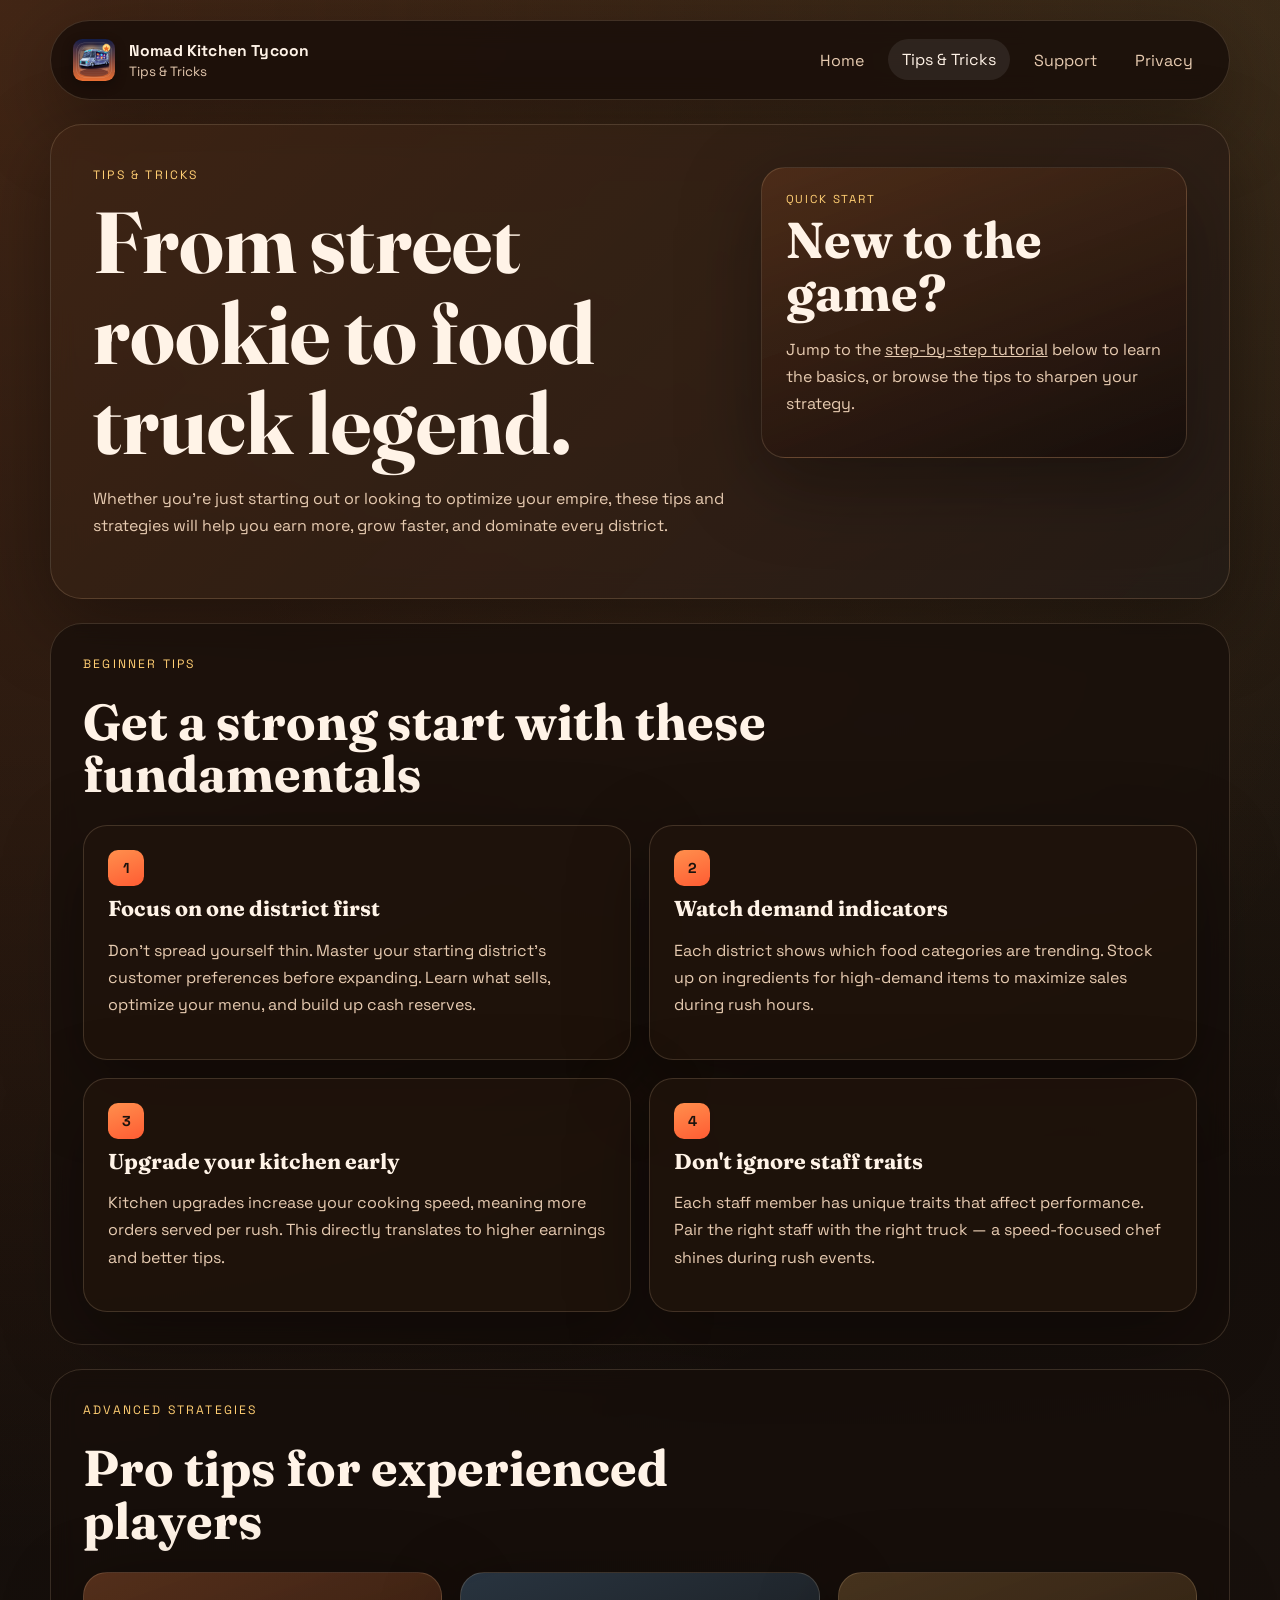
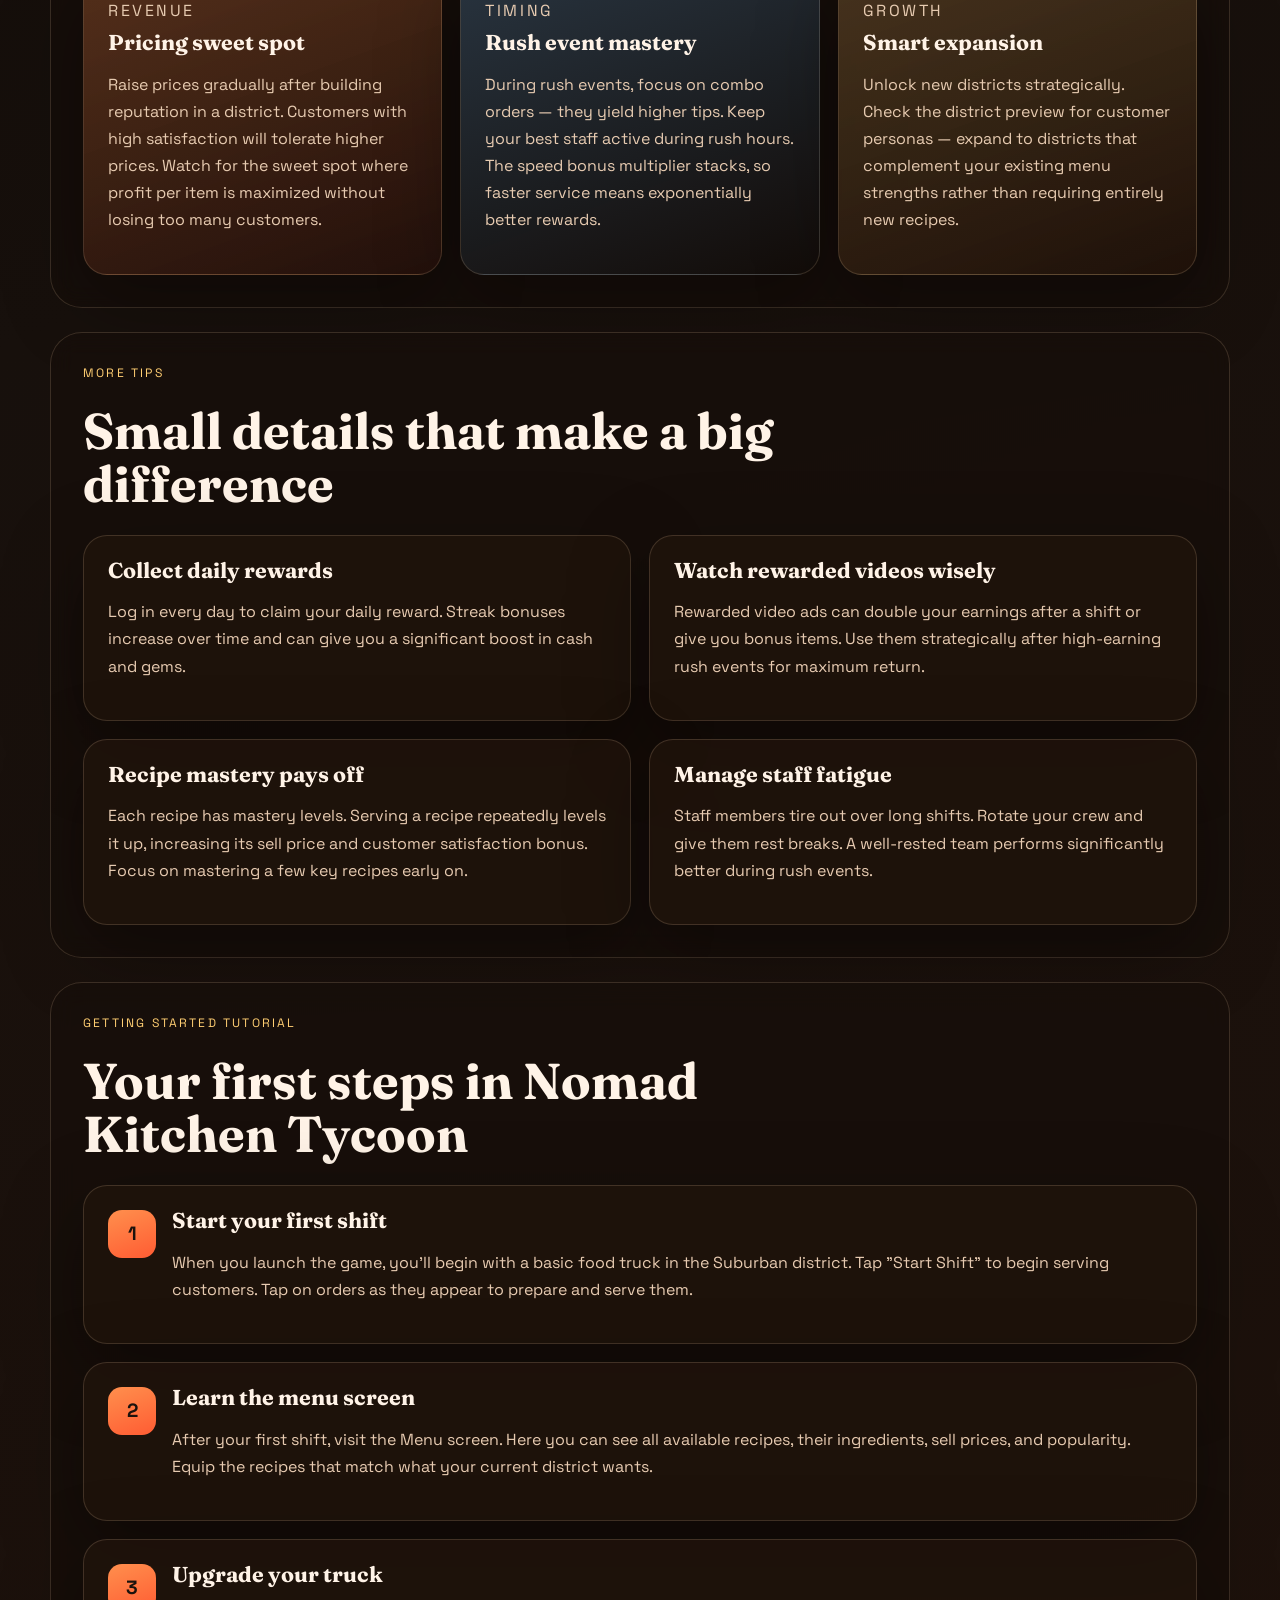
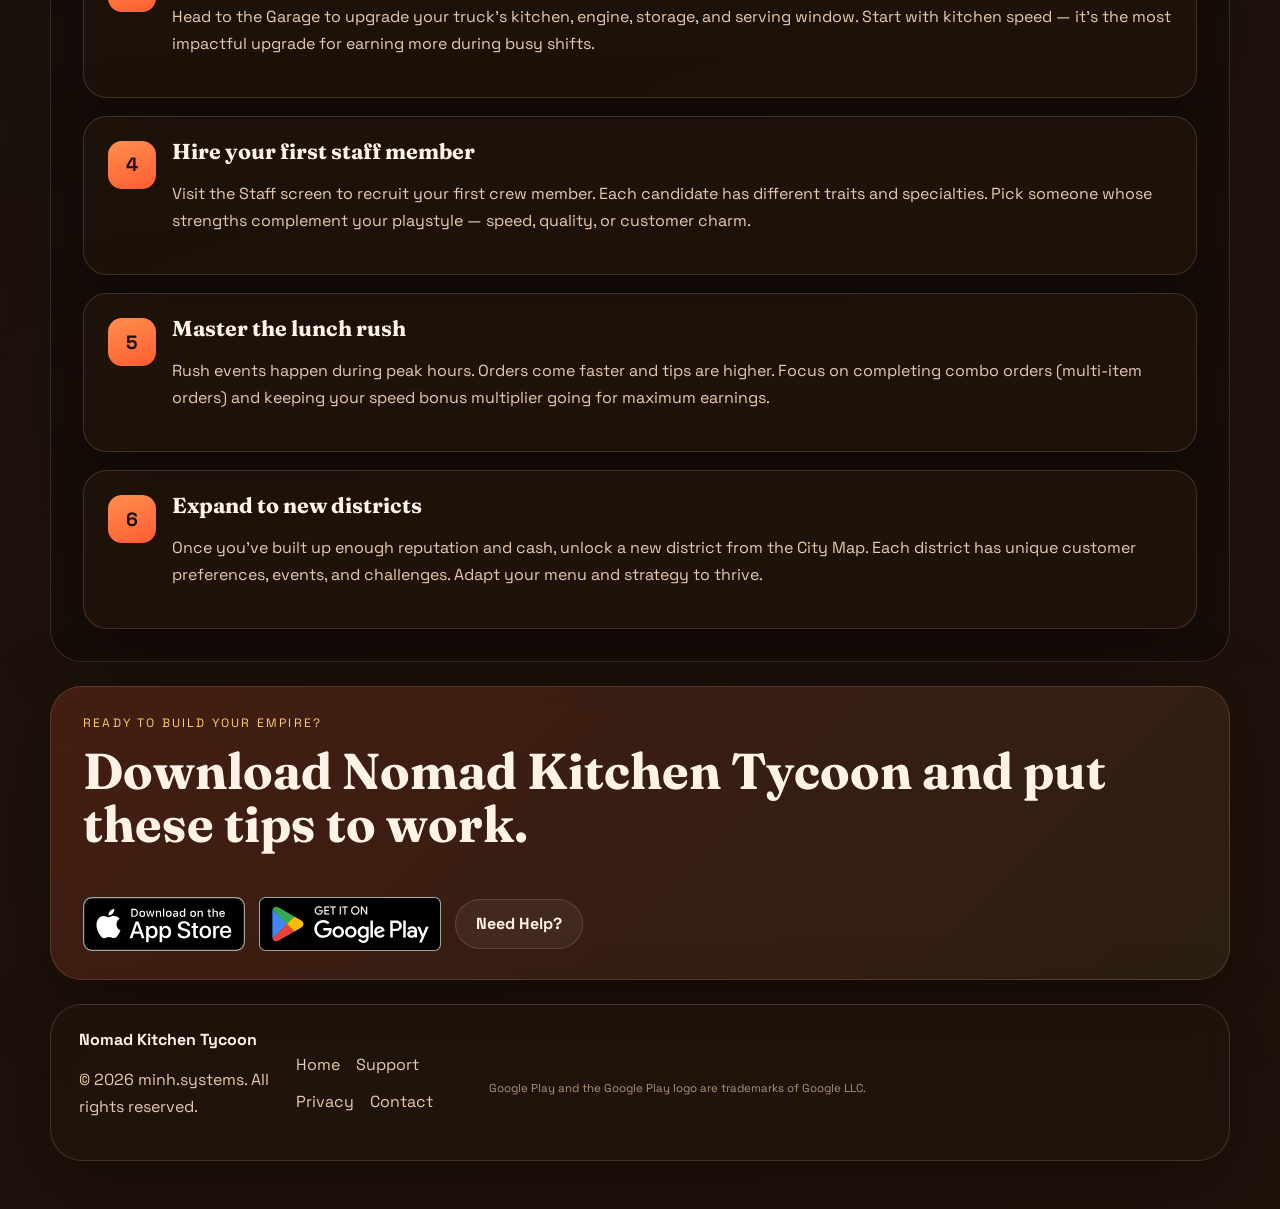
<file: tips.html>
<!DOCTYPE html>
<html lang="en">
<head>
  <meta charset="UTF-8">
  <meta name="viewport" content="width=device-width, initial-scale=1.0">
  <title>Tips &amp; Tricks — Nomad Kitchen Tycoon</title>
  <meta
    name="description"
    content="Master Nomad Kitchen Tycoon with beginner tips, advanced strategies, and a step-by-step tutorial to build your food truck empire."
  >
  <meta property="og:title" content="Tips &amp; Tricks — Nomad Kitchen Tycoon">
  <meta
    property="og:description"
    content="Beginner guide, pro tips, and strategies for Nomad Kitchen Tycoon. Build a food truck empire faster."
  >
  <meta property="og:type" content="website">
  <meta property="og:url" content="https://minh.systems/NomadKitchenTycoon/tips.html">
  <meta property="og:image" content="assets/app-icon.png">
  <link rel="canonical" href="https://minh.systems/NomadKitchenTycoon/tips.html">
  <link rel="icon" href="assets/app-icon.png">
  <link rel="apple-touch-icon" href="assets/app-icon.png">
  <link rel="stylesheet" href="styles.css">
</head>
<body class="page-tips">
  <div class="site-shell">
    <header class="site-header">
      <a class="brand" href="index.html" aria-label="Nomad Kitchen Tycoon home">
        <img class="brand-icon" src="assets/app-icon.png" alt="" width="42" height="42">
        <span class="brand-text">
          <strong>Nomad Kitchen Tycoon</strong>
          <span>Tips &amp; Tricks</span>
        </span>
      </a>
      <nav class="site-nav" aria-label="Primary">
        <a href="index.html">Home</a>
        <a href="tips.html" aria-current="page">Tips &amp; Tricks</a>
        <a href="support.html">Support</a>
        <a href="privacy.html">Privacy</a>
      </nav>
    </header>

    <main>
      <section class="subpage-hero reveal">
        <div>
          <p class="eyebrow">Tips &amp; Tricks</p>
          <h1>From street rookie to food truck legend.</h1>
          <p class="hero-text">
            Whether you're just starting out or looking to optimize your empire,
            these tips and strategies will help you earn more, grow faster, and
            dominate every district.
          </p>
        </div>
        <aside class="support-panel">
          <p class="card-kicker">Quick Start</p>
          <h2>New to the game?</h2>
          <p class="support-note">
            Jump to the <a href="#tutorial">step-by-step tutorial</a> below to learn
            the basics, or browse the tips to sharpen your strategy.
          </p>
        </aside>
      </section>

      <section class="section reveal">
        <div class="section-heading">
          <p class="eyebrow">Beginner Tips</p>
          <h2>Get a strong start with these fundamentals</h2>
        </div>
        <div class="feature-grid">
          <article class="feature-card">
            <span class="tip-number">1</span>
            <h3>Focus on one district first</h3>
            <p>
              Don't spread yourself thin. Master your starting district's customer
              preferences before expanding. Learn what sells, optimize your menu,
              and build up cash reserves.
            </p>
          </article>
          <article class="feature-card">
            <span class="tip-number">2</span>
            <h3>Watch demand indicators</h3>
            <p>
              Each district shows which food categories are trending. Stock up on
              ingredients for high-demand items to maximize sales during rush hours.
            </p>
          </article>
          <article class="feature-card">
            <span class="tip-number">3</span>
            <h3>Upgrade your kitchen early</h3>
            <p>
              Kitchen upgrades increase your cooking speed, meaning more orders
              served per rush. This directly translates to higher earnings and
              better tips.
            </p>
          </article>
          <article class="feature-card">
            <span class="tip-number">4</span>
            <h3>Don't ignore staff traits</h3>
            <p>
              Each staff member has unique traits that affect performance. Pair the
              right staff with the right truck — a speed-focused chef shines during
              rush events.
            </p>
          </article>
        </div>
      </section>

      <section class="section reveal">
        <div class="section-heading">
          <p class="eyebrow">Advanced Strategies</p>
          <h2>Pro tips for experienced players</h2>
        </div>
        <div class="story-grid">
          <article class="story-card accent-warm">
            <p class="card-kicker">Revenue</p>
            <h3>Pricing sweet spot</h3>
            <p>
              Raise prices gradually after building reputation in a district.
              Customers with high satisfaction will tolerate higher prices.
              Watch for the sweet spot where profit per item is maximized
              without losing too many customers.
            </p>
          </article>
          <article class="story-card accent-ink">
            <p class="card-kicker">Timing</p>
            <h3>Rush event mastery</h3>
            <p>
              During rush events, focus on combo orders — they yield higher tips.
              Keep your best staff active during rush hours. The speed bonus
              multiplier stacks, so faster service means exponentially better rewards.
            </p>
          </article>
          <article class="story-card accent-gold">
            <p class="card-kicker">Growth</p>
            <h3>Smart expansion</h3>
            <p>
              Unlock new districts strategically. Check the district preview for
              customer personas — expand to districts that complement your existing
              menu strengths rather than requiring entirely new recipes.
            </p>
          </article>
        </div>
      </section>

      <section class="section reveal">
        <div class="section-heading">
          <p class="eyebrow">More Tips</p>
          <h2>Small details that make a big difference</h2>
        </div>
        <div class="support-grid">
          <article class="feature-card">
            <h3>Collect daily rewards</h3>
            <p>
              Log in every day to claim your daily reward. Streak bonuses increase
              over time and can give you a significant boost in cash and gems.
            </p>
          </article>
          <article class="feature-card">
            <h3>Watch rewarded videos wisely</h3>
            <p>
              Rewarded video ads can double your earnings after a shift or give you
              bonus items. Use them strategically after high-earning rush events for
              maximum return.
            </p>
          </article>
          <article class="feature-card">
            <h3>Recipe mastery pays off</h3>
            <p>
              Each recipe has mastery levels. Serving a recipe repeatedly levels it
              up, increasing its sell price and customer satisfaction bonus. Focus on
              mastering a few key recipes early on.
            </p>
          </article>
          <article class="feature-card">
            <h3>Manage staff fatigue</h3>
            <p>
              Staff members tire out over long shifts. Rotate your crew and give them
              rest breaks. A well-rested team performs significantly better during
              rush events.
            </p>
          </article>
        </div>
      </section>

      <section class="section reveal" id="tutorial">
        <div class="section-heading">
          <p class="eyebrow">Getting Started Tutorial</p>
          <h2>Your first steps in Nomad Kitchen Tycoon</h2>
        </div>
        <div class="tutorial-steps">
          <div class="tutorial-step">
            <div class="step-number">1</div>
            <div class="step-content">
              <h3>Start your first shift</h3>
              <p>
                When you launch the game, you'll begin with a basic food truck in
                the Suburban district. Tap "Start Shift" to begin serving customers.
                Tap on orders as they appear to prepare and serve them.
              </p>
            </div>
          </div>
          <div class="tutorial-step">
            <div class="step-number">2</div>
            <div class="step-content">
              <h3>Learn the menu screen</h3>
              <p>
                After your first shift, visit the Menu screen. Here you can see all
                available recipes, their ingredients, sell prices, and popularity.
                Equip the recipes that match what your current district wants.
              </p>
            </div>
          </div>
          <div class="tutorial-step">
            <div class="step-number">3</div>
            <div class="step-content">
              <h3>Upgrade your truck</h3>
              <p>
                Head to the Garage to upgrade your truck's kitchen, engine, storage,
                and serving window. Start with kitchen speed — it's the most impactful
                upgrade for earning more during busy shifts.
              </p>
            </div>
          </div>
          <div class="tutorial-step">
            <div class="step-number">4</div>
            <div class="step-content">
              <h3>Hire your first staff member</h3>
              <p>
                Visit the Staff screen to recruit your first crew member. Each
                candidate has different traits and specialties. Pick someone whose
                strengths complement your playstyle — speed, quality, or customer charm.
              </p>
            </div>
          </div>
          <div class="tutorial-step">
            <div class="step-number">5</div>
            <div class="step-content">
              <h3>Master the lunch rush</h3>
              <p>
                Rush events happen during peak hours. Orders come faster and tips are
                higher. Focus on completing combo orders (multi-item orders) and
                keeping your speed bonus multiplier going for maximum earnings.
              </p>
            </div>
          </div>
          <div class="tutorial-step">
            <div class="step-number">6</div>
            <div class="step-content">
              <h3>Expand to new districts</h3>
              <p>
                Once you've built up enough reputation and cash, unlock a new district
                from the City Map. Each district has unique customer preferences,
                events, and challenges. Adapt your menu and strategy to thrive.
              </p>
            </div>
          </div>
        </div>
      </section>

      <section class="cta-band reveal">
        <div>
          <p class="eyebrow">Ready to build your empire?</p>
          <h2>Download Nomad Kitchen Tycoon and put these tips to work.</h2>
        </div>
        <div class="cta-actions">
          <a class="appstore-badge" href="https://apps.apple.com/app/id6759504817" target="_blank" rel="noopener">
            <img src="assets/app-store-badge.svg" alt="Download on the App Store" height="54">
          </a>
          <a class="appstore-badge" href="https://play.google.com/store/apps/details?id=com.minhstudios.nomadkitchen&amp;hl=en" target="_blank" rel="noopener">
            <img src="assets/google-play-badge.svg" alt="Get it on Google Play" height="54">
          </a>
          <a class="button button-secondary" href="support.html">Need Help?</a>
        </div>
      </section>
    </main>

    <footer class="site-footer">
      <div>
        <strong>Nomad Kitchen Tycoon</strong>
        <p>&copy; 2026 minh.systems. All rights reserved.</p>
      </div>
      <div class="footer-links">
        <a href="index.html">Home</a>
        <a href="support.html">Support</a>
        <a href="privacy.html">Privacy</a>
        <a href="mailto:mip@gmx.biz">Contact</a>
      </div>
    <p style="font-size:.72rem;opacity:.7;margin:.75rem 0 0;flex-basis:100%">Google Play and the Google Play logo are trademarks of Google LLC.</p></footer>
  </div>
</body>
</html>
</file>
<file: styles.css>
@import url("https://fonts.googleapis.com/css2?family=Fraunces:wght@500;600;700&family=Space+Grotesk:wght@400;500;700&display=swap");

:root {
  --bg: #130d09;
  --bg-elevated: rgba(34, 20, 13, 0.76);
  --bg-soft: rgba(255, 245, 232, 0.08);
  --line: rgba(255, 214, 176, 0.16);
  --text: #fff3e7;
  --muted: #e7cbb1;
  --accent: #ff8f4d;
  --accent-deep: #ff5c33;
  --accent-gold: #ffce73;
  --accent-ink: #1f2833;
  --shadow: 0 24px 80px rgba(0, 0, 0, 0.35);
  --radius-xl: 32px;
  --radius-lg: 24px;
  --radius-md: 18px;
  --max-width: 1180px;
}

* {
  box-sizing: border-box;
}

html {
  scroll-behavior: smooth;
}

body {
  margin: 0;
  color: var(--text);
  font-family: "Space Grotesk", "Avenir Next", "Segoe UI", sans-serif;
  background:
    radial-gradient(circle at top left, rgba(255, 143, 77, 0.22), transparent 34%),
    radial-gradient(circle at top right, rgba(255, 206, 115, 0.14), transparent 26%),
    linear-gradient(160deg, #0e0906 0%, #17100c 40%, #21120b 100%);
  min-height: 100vh;
}

body::before {
  content: "";
  position: fixed;
  inset: 0;
  pointer-events: none;
  background-image:
    linear-gradient(rgba(255, 255, 255, 0.02) 1px, transparent 1px),
    linear-gradient(90deg, rgba(255, 255, 255, 0.02) 1px, transparent 1px);
  background-size: 28px 28px;
  mask-image: radial-gradient(circle at center, black 35%, transparent 85%);
  opacity: 0.35;
}

a {
  color: inherit;
}

img {
  display: block;
  max-width: 100%;
}

.site-shell {
  position: relative;
  z-index: 1;
  width: min(calc(100% - 32px), var(--max-width));
  margin: 0 auto;
  padding-bottom: 48px;
}

.site-header,
.site-footer,
.hero,
.subpage-hero,
.section,
.value-strip,
.cta-band {
  backdrop-filter: blur(12px);
}

.site-header {
  display: flex;
  align-items: center;
  justify-content: space-between;
  gap: 20px;
  margin-top: 20px;
  padding: 18px 22px;
  border: 1px solid var(--line);
  border-radius: 999px;
  background: rgba(18, 11, 8, 0.72);
  box-shadow: var(--shadow);
}

.brand {
  display: inline-flex;
  align-items: center;
  gap: 14px;
  text-decoration: none;
}

.brand-icon {
  width: 42px;
  height: 42px;
  border-radius: 22.37%;
  box-shadow: 0 4px 12px rgba(0, 0, 0, 0.3);
}

.brand-text {
  display: flex;
  flex-direction: column;
  gap: 2px;
}

.brand-text strong {
  font-size: 0.98rem;
  letter-spacing: 0.01em;
}

.brand-text span {
  color: var(--muted);
  font-size: 0.84rem;
}

.site-nav {
  display: flex;
  flex-wrap: wrap;
  gap: 10px;
}

.site-nav a {
  padding: 10px 14px;
  border-radius: 999px;
  color: var(--muted);
  text-decoration: none;
  transition: background-color 0.25s ease, color 0.25s ease, transform 0.25s ease;
}

.site-nav a:hover,
.site-nav a[aria-current="page"] {
  background: rgba(255, 255, 255, 0.08);
  color: var(--text);
  transform: translateY(-1px);
}

.hero,
.subpage-hero {
  display: grid;
  gap: 28px;
  margin-top: 24px;
  padding: 42px;
  border: 1px solid var(--line);
  border-radius: var(--radius-xl);
  background:
    linear-gradient(135deg, rgba(255, 143, 77, 0.13), rgba(255, 255, 255, 0.04)),
    rgba(24, 15, 10, 0.76);
  box-shadow: var(--shadow);
}

.hero {
  grid-template-columns: 1.05fr 0.95fr;
  align-items: center;
}

.subpage-hero {
  grid-template-columns: minmax(0, 1.2fr) minmax(280px, 0.8fr);
  align-items: start;
}

.eyebrow {
  margin: 0 0 14px;
  text-transform: uppercase;
  letter-spacing: 0.18em;
  font-size: 0.76rem;
  color: var(--accent-gold);
}

h1,
h2,
h3 {
  margin: 0;
  font-family: "Fraunces", Georgia, serif;
  line-height: 1.05;
}

h1 {
  font-size: clamp(2.7rem, 7vw, 5.4rem);
  max-width: 11ch;
}

h2 {
  font-size: clamp(1.9rem, 4vw, 3.15rem);
}

h3 {
  font-size: 1.35rem;
}

.hero-text,
.feature-card p,
.story-card p,
.policy-card p,
.support-note,
.table-cell,
.site-footer p,
.showcase-meta p,
.faq-item p {
  color: var(--muted);
  line-height: 1.7;
  font-size: 1rem;
}

.hero-actions,
.cta-actions {
  display: flex;
  flex-wrap: wrap;
  align-items: center;
  gap: 14px;
  margin-top: 26px;
}

.button {
  display: inline-flex;
  align-items: center;
  justify-content: center;
  min-height: 50px;
  padding: 0 20px;
  border-radius: 999px;
  border: 1px solid transparent;
  font-weight: 700;
  text-decoration: none;
  transition: transform 0.25s ease, box-shadow 0.25s ease, background-color 0.25s ease;
}

.button:hover {
  transform: translateY(-2px);
}

.button-primary {
  background: linear-gradient(160deg, var(--accent) 0%, var(--accent-deep) 100%);
  color: #1b120d;
  box-shadow: 0 18px 40px rgba(255, 92, 51, 0.24);
}

.button-secondary {
  border-color: rgba(255, 255, 255, 0.14);
  background: rgba(255, 255, 255, 0.05);
}

.appstore-badge {
  display: inline-flex;
  align-items: center;
  transition: transform 0.25s ease, opacity 0.25s ease;
}

.appstore-badge img {
  height: 54px;
  width: auto;
  display: block;
}

.appstore-badge:hover {
  transform: translateY(-2px);
  opacity: 0.88;
}

.policy-link {
  margin-top: 10px;
}

.policy-link a {
  color: var(--accent);
  text-decoration: underline;
  text-decoration-thickness: 1px;
  text-underline-offset: 3px;
}

.policy-link a:hover {
  color: var(--accent-gold);
}

.tip-number {
  display: inline-flex;
  align-items: center;
  justify-content: center;
  width: 36px;
  height: 36px;
  border-radius: 10px;
  background: linear-gradient(160deg, var(--accent) 0%, var(--accent-deep) 100%);
  color: #1b120d;
  font-weight: 800;
  font-size: 0.9rem;
  flex-shrink: 0;
  margin-bottom: 12px;
}

.tutorial-steps {
  display: grid;
  gap: 18px;
}

.tutorial-step {
  display: grid;
  grid-template-columns: 48px 1fr;
  gap: 16px;
  padding: 24px;
  border: 1px solid var(--line);
  border-radius: var(--radius-lg);
  background: var(--bg-elevated);
  box-shadow: var(--shadow);
}

.step-number {
  display: grid;
  place-items: center;
  width: 48px;
  height: 48px;
  border-radius: 14px;
  background: linear-gradient(160deg, var(--accent) 0%, var(--accent-deep) 100%);
  color: #1b120d;
  font-weight: 800;
  font-size: 1.2rem;
}

.step-content h3 {
  margin-bottom: 8px;
}

.step-content p {
  color: var(--muted);
  line-height: 1.7;
}

.hero-points {
  display: grid;
  gap: 12px;
  margin: 28px 0 0;
  padding: 0;
  list-style: none;
}

.hero-points li {
  position: relative;
  padding-left: 20px;
  color: var(--muted);
}

.hero-points li::before {
  content: "";
  position: absolute;
  left: 0;
  top: 0.72em;
  width: 8px;
  height: 8px;
  border-radius: 999px;
  background: var(--accent-gold);
  box-shadow: 0 0 0 6px rgba(255, 206, 115, 0.14);
}

.hero-stage {
  display: grid;
  gap: 18px;
}

.showcase-card,
.feature-card,
.story-card,
.value-pill,
.support-panel,
.policy-card,
.faq-item,
.table-like,
.cta-band,
.site-footer {
  border: 1px solid var(--line);
  box-shadow: var(--shadow);
}

.showcase-card,
.feature-card,
.story-card,
.support-panel,
.policy-card,
.table-like,
.site-footer {
  background: var(--bg-elevated);
}

.showcase-card {
  overflow: hidden;
  border-radius: var(--radius-lg);
}

.skyline-card {
  display: grid;
  grid-template-columns: 124px 1fr;
  gap: 22px;
  padding: 24px;
  min-height: 220px;
  background:
    linear-gradient(135deg, rgba(255, 143, 77, 0.18), rgba(255, 206, 115, 0.1)),
    url("assets/bg-financial.png") center/cover no-repeat;
}

.app-icon {
  width: 124px;
  height: 124px;
  border-radius: 27.78%;
  box-shadow: 0 20px 40px rgba(0, 0, 0, 0.28);
}

.showcase-label,
.card-kicker {
  margin: 0 0 8px;
  text-transform: uppercase;
  letter-spacing: 0.16em;
  font-size: 0.72rem;
  color: var(--accent-gold);
}

.showcase-grid {
  display: grid;
  grid-template-columns: 1fr 1fr;
  gap: 18px;
}

.small-card,
.wide-card {
  position: relative;
  min-height: 210px;
}

.small-card img,
.wide-card img {
  position: absolute;
  inset: 0;
  width: 100%;
  height: 100%;
  object-fit: cover;
  opacity: 0.78;
}

.small-card div,
.wide-card div {
  position: absolute;
  inset: auto 18px 18px;
  padding: 16px;
  border-radius: var(--radius-md);
  background: rgba(15, 10, 8, 0.74);
}

.truck-card img {
  object-fit: contain;
  padding: 18px;
  background:
    radial-gradient(circle at top, rgba(255, 143, 77, 0.22), transparent 48%),
    linear-gradient(180deg, rgba(28, 17, 12, 0.94), rgba(17, 11, 8, 0.92));
}

.wide-card {
  grid-column: span 2;
}

.value-strip,
.cta-band,
.section {
  margin-top: 24px;
  border-radius: var(--radius-xl);
}

.value-strip {
  display: grid;
  grid-template-columns: repeat(3, 1fr);
  gap: 16px;
}

.value-pill {
  padding: 22px;
  border-radius: var(--radius-lg);
  background: rgba(255, 255, 255, 0.05);
}

.value-number {
  display: block;
  margin-bottom: 10px;
  font-size: 2rem;
  font-weight: 800;
  color: var(--accent-gold);
}

.value-label {
  color: var(--muted);
  line-height: 1.55;
}

.section {
  padding: 32px;
  border: 1px solid var(--line);
  background: rgba(23, 14, 10, 0.72);
}

.section-heading {
  display: grid;
  gap: 10px;
  margin-bottom: 24px;
  max-width: 760px;
}

.feature-grid,
.story-grid,
.support-grid,
.policy-grid,
.policy-stack {
  display: grid;
  gap: 18px;
}

.feature-grid,
.support-grid,
.policy-grid {
  grid-template-columns: repeat(2, minmax(0, 1fr));
}

.story-grid {
  grid-template-columns: repeat(3, minmax(0, 1fr));
}

.policy-stack {
  grid-template-columns: 1fr;
}

.feature-card,
.story-card,
.policy-card,
.support-panel {
  padding: 24px;
  border-radius: var(--radius-lg);
}

.accent-warm {
  background:
    linear-gradient(160deg, rgba(255, 143, 77, 0.24), rgba(36, 16, 11, 0.86)),
    var(--bg-elevated);
}

.accent-ink {
  background:
    linear-gradient(160deg, rgba(41, 55, 69, 0.9), rgba(17, 12, 9, 0.84)),
    var(--bg-elevated);
}

.accent-gold {
  background:
    linear-gradient(160deg, rgba(255, 206, 115, 0.18), rgba(31, 17, 9, 0.88)),
    var(--bg-elevated);
}

.support-panel {
  background:
    linear-gradient(160deg, rgba(255, 143, 77, 0.18), rgba(22, 14, 11, 0.92)),
    var(--bg-elevated);
}

.support-email {
  display: inline-block;
  margin: 10px 0 12px;
  font-size: 1.1rem;
  font-weight: 700;
  text-decoration-thickness: 2px;
}

.faq-list {
  display: grid;
  gap: 14px;
}

.faq-item {
  padding: 0;
  overflow: hidden;
  border-radius: var(--radius-lg);
  background: rgba(255, 255, 255, 0.04);
}

.faq-item summary {
  padding: 20px 24px;
  cursor: pointer;
  font-weight: 700;
  list-style: none;
}

.faq-item summary::-webkit-details-marker {
  display: none;
}

.faq-item p {
  margin: 0;
  padding: 0 24px 22px;
}

.table-like {
  overflow: hidden;
  border-radius: var(--radius-lg);
}

.table-row {
  display: grid;
  grid-template-columns: minmax(180px, 0.55fr) 1.45fr;
}

.table-row + .table-row {
  border-top: 1px solid var(--line);
}

.table-cell {
  padding: 18px 20px;
}

.table-heading {
  font-weight: 700;
  color: var(--text);
  background: rgba(255, 255, 255, 0.03);
}

.cta-band {
  display: flex;
  align-items: center;
  justify-content: space-between;
  flex-wrap: wrap;
  gap: 20px;
  padding: 28px 32px;
  border: 1px solid var(--line);
  background:
    linear-gradient(135deg, rgba(255, 92, 51, 0.18), rgba(255, 206, 115, 0.08)),
    rgba(27, 16, 11, 0.84);
}

.site-footer {
  display: flex;
  align-items: center;
  justify-content: space-between;
  gap: 18px;
  margin-top: 24px;
  padding: 24px 28px;
  border-radius: var(--radius-xl);
}

.footer-links {
  display: flex;
  flex-wrap: wrap;
  gap: 16px;
}

.footer-links a {
  color: var(--muted);
  text-decoration: none;
}

.footer-links a:hover {
  color: var(--text);
}

.reveal {
  animation: reveal-up 0.7s ease both;
}

.reveal:nth-of-type(2) {
  animation-delay: 0.08s;
}

.reveal:nth-of-type(3) {
  animation-delay: 0.16s;
}

.reveal:nth-of-type(4) {
  animation-delay: 0.24s;
}

@keyframes reveal-up {
  from {
    opacity: 0;
    transform: translateY(18px);
  }
  to {
    opacity: 1;
    transform: translateY(0);
  }
}

@media (max-width: 980px) {
  .hero,
  .subpage-hero,
  .story-grid,
  .policy-stack,
  .value-strip,
  .feature-grid,
  .support-grid,
  .policy-grid,
  .cta-band,
  .site-footer {
    grid-template-columns: 1fr;
  }

  .hero,
  .subpage-hero,
  .section,
  .cta-band {
    padding: 28px;
  }

  .site-header,
  .cta-band,
  .site-footer {
    border-radius: 28px;
  }

  .site-header,
  .site-footer,
  .cta-band {
    flex-direction: column;
    align-items: flex-start;
  }
}

@media (max-width: 720px) {
  .site-shell {
    width: min(calc(100% - 20px), var(--max-width));
  }

  .hero,
  .subpage-hero,
  .section,
  .cta-band {
    padding: 22px;
  }

  .skyline-card {
    grid-template-columns: 1fr;
  }

  .app-icon {
    width: 96px;
    height: 96px;
  }

  .appstore-badge img {
    height: 44px;
  }

  .showcase-grid {
    grid-template-columns: 1fr;
  }

  .wide-card {
    grid-column: auto;
  }

  .feature-grid,
  .support-grid,
  .policy-grid,
  .table-row {
    grid-template-columns: 1fr;
  }

  .site-nav {
    width: 100%;
  }
}

@media (prefers-reduced-motion: reduce) {
  html {
    scroll-behavior: auto;
  }

  .reveal,
  .site-nav a,
  .button {
    animation: none;
    transition: none;
  }
}
</file>
